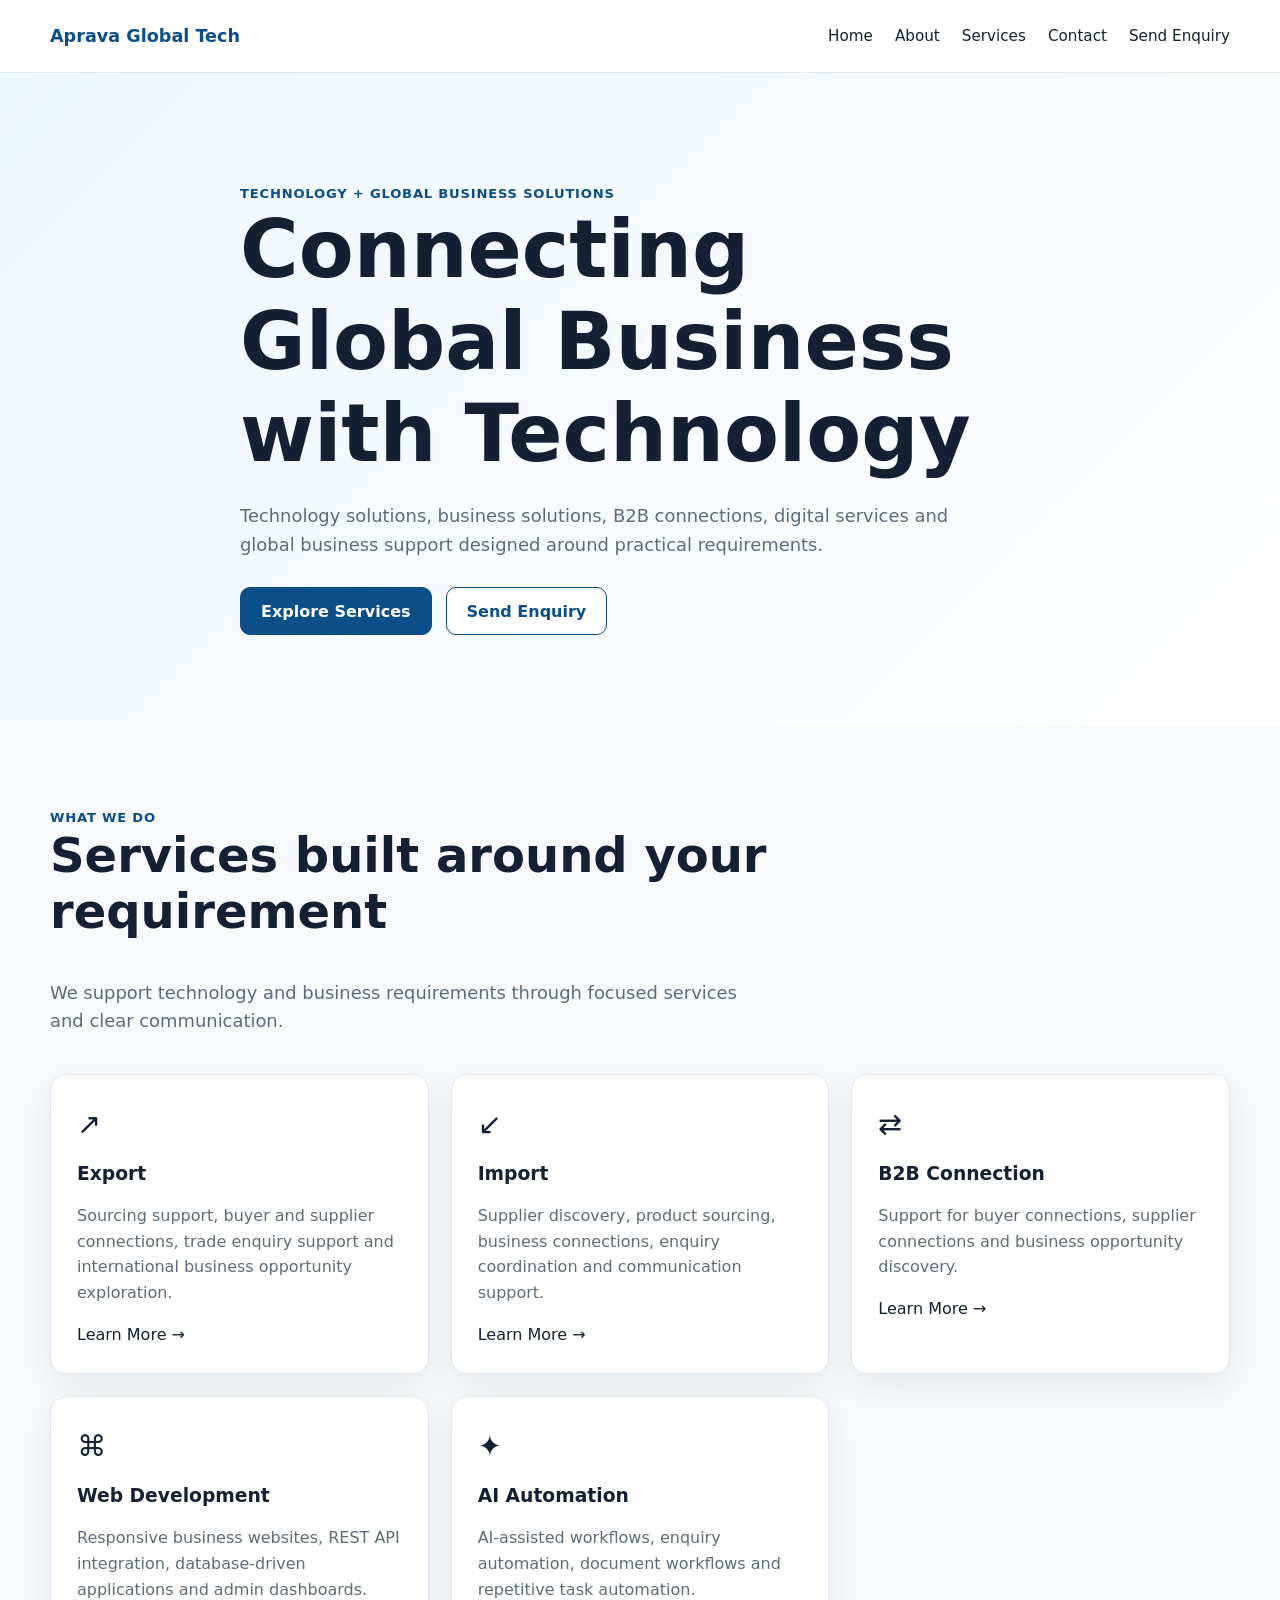
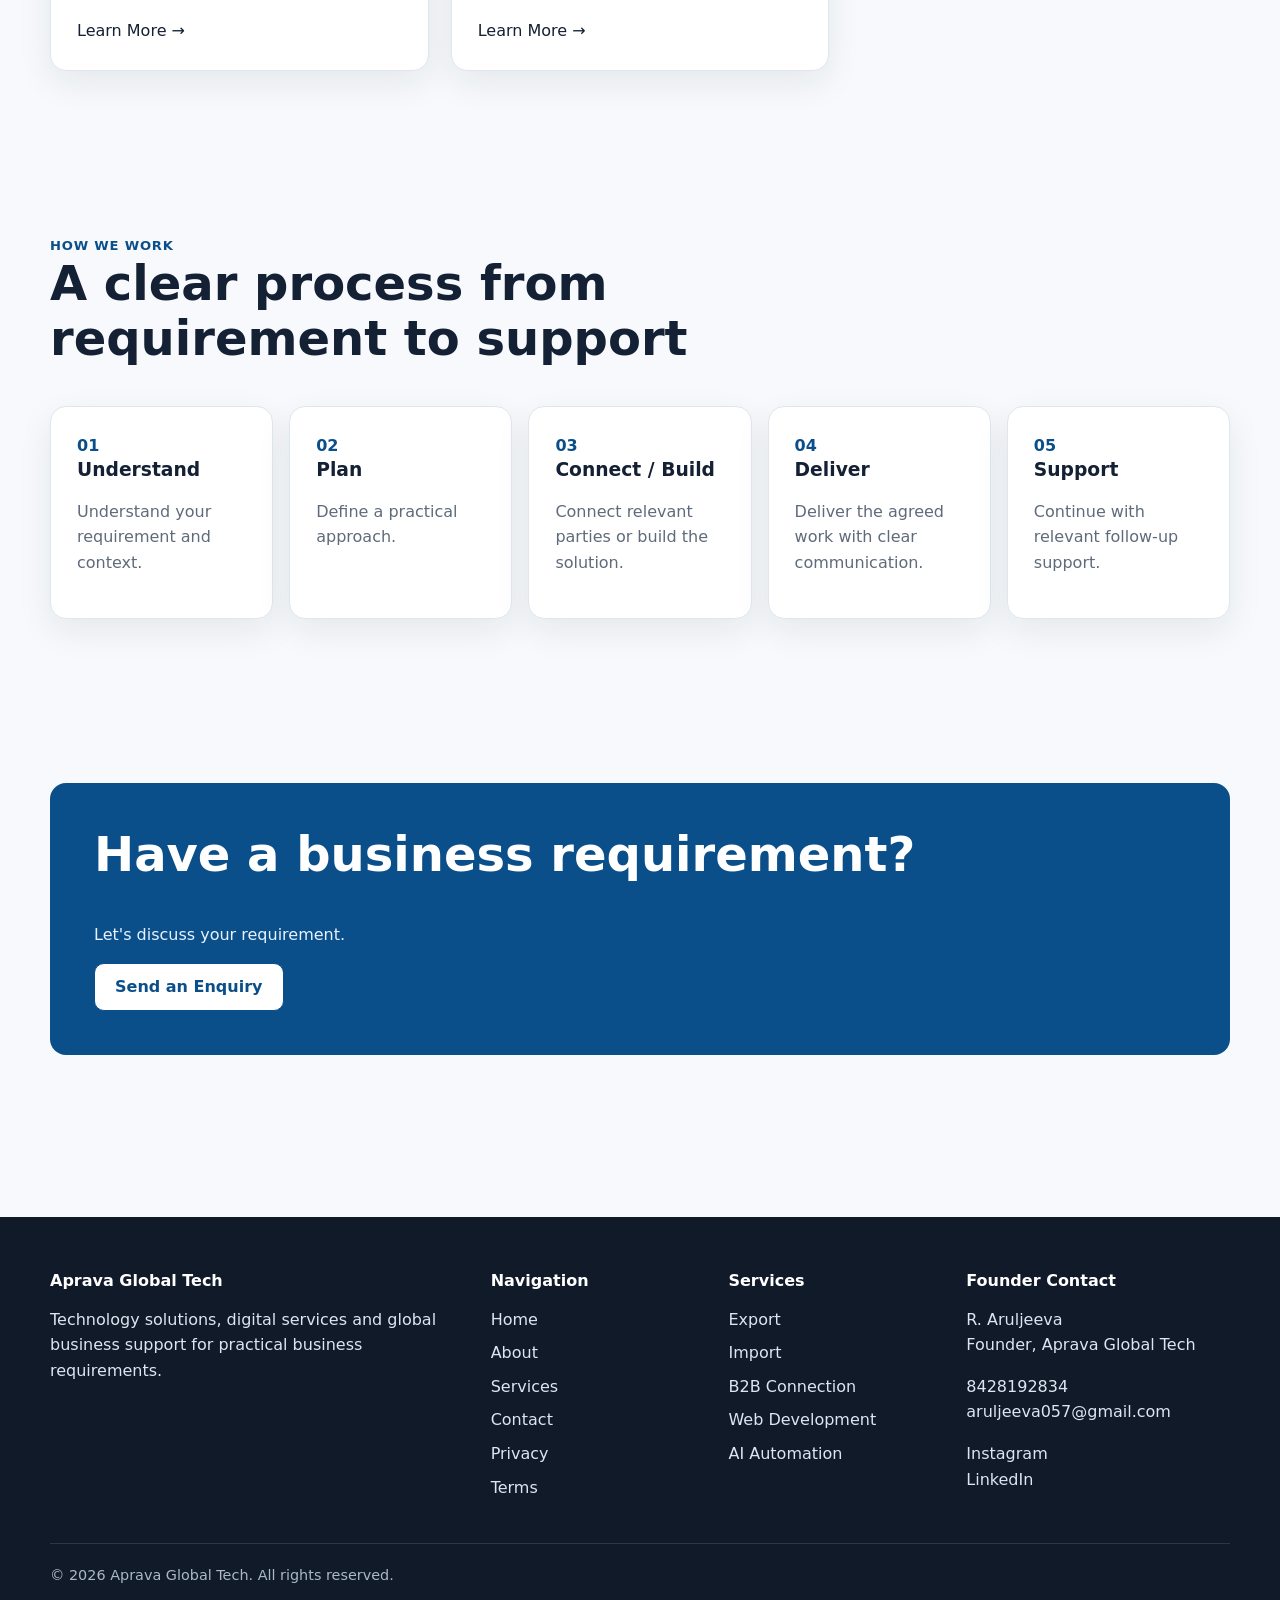
<file: frontend/index.html>
<!DOCTYPE html>
<html lang="en">
<head>
  <meta charset="UTF-8">
  <meta name="viewport" content="width=device-width, initial-scale=1.0">
  <title>Aprava Global Tech | Connecting Global Business with Technology</title>
  <meta name="description" content="Aprava Global Tech provides technology solutions, digital services and global business support.">
  <link rel="stylesheet" href="css/style.css">
  <link rel="stylesheet" href="css/responsive.css">
</head>
<body>

<header class="site-header">
  <div class="container navbar">
    <a class="brand" href="index.html">Aprava Global Tech</a>
    <button class="menu-button" aria-label="Open navigation" aria-expanded="false">☰</button>
    <nav class="nav-links" aria-label="Main navigation">
      <a href="index.html">Home</a>
      <a href="about.html">About</a>
      <a href="services.html">Services</a>
      <a href="contact.html">Contact</a>
      <a href="enquiry.html">Send Enquiry</a>
    </nav>
  </div>
</header>

<main>

<section class="hero">
  <div class="container hero-content">
    <div class="eyebrow">Technology + Global Business Solutions</div>
    <h1>Connecting Global Business with Technology</h1>
    <p class="lead">Technology solutions, business solutions, B2B connections, digital services and global business support designed around practical requirements.</p>
    <div class="actions">
      <a class="button primary" href="services.html">Explore Services</a>
      <a class="button secondary" href="enquiry.html">Send Enquiry</a>
    </div>
  </div>
</section>

<section class="section">
  <div class="container">
    <div class="section-heading">
      <div class="eyebrow">What we do</div>
      <h2>Services built around your requirement</h2>
      <p class="lead">We support technology and business requirements through focused services and clear communication.</p>
    </div>
    <div class="grid">
      <article class="card"><div class="icon">↗</div><h3>Export</h3><p>Sourcing support, buyer and supplier connections, trade enquiry support and international business opportunity exploration.</p><a href="export.html">Learn More →</a></article>
      <article class="card"><div class="icon">↙</div><h3>Import</h3><p>Supplier discovery, product sourcing, business connections, enquiry coordination and communication support.</p><a href="import.html">Learn More →</a></article>
      <article class="card"><div class="icon">⇄</div><h3>B2B Connection</h3><p>Support for buyer connections, supplier connections and business opportunity discovery.</p><a href="b2b-connection.html">Learn More →</a></article>
      <article class="card"><div class="icon">⌘</div><h3>Web Development</h3><p>Responsive business websites, REST API integration, database-driven applications and admin dashboards.</p><a href="web-development.html">Learn More →</a></article>
      <article class="card"><div class="icon">✦</div><h3>AI Automation</h3><p>AI-assisted workflows, enquiry automation, document workflows and repetitive task automation.</p><a href="ai-automation.html">Learn More →</a></article>
    </div>
  </div>
</section>

<section class="section">
  <div class="container">
    <div class="section-heading">
      <div class="eyebrow">How we work</div>
      <h2>A clear process from requirement to support</h2>
    </div>
    <div class="steps">
      <article class="card"><div class="step-number">01</div><h3>Understand</h3><p>Understand your requirement and context.</p></article>
      <article class="card"><div class="step-number">02</div><h3>Plan</h3><p>Define a practical approach.</p></article>
      <article class="card"><div class="step-number">03</div><h3>Connect / Build</h3><p>Connect relevant parties or build the solution.</p></article>
      <article class="card"><div class="step-number">04</div><h3>Deliver</h3><p>Deliver the agreed work with clear communication.</p></article>
      <article class="card"><div class="step-number">05</div><h3>Support</h3><p>Continue with relevant follow-up support.</p></article>
    </div>
  </div>
</section>

<section class="section">
  <div class="container">
    <div class="cta">
      <h2>Have a business requirement?</h2>
      <p>Let's discuss your requirement.</p>
      <a class="button secondary" href="enquiry.html">Send an Enquiry</a>
    </div>
  </div>
</section>

</main>

<footer class="site-footer">
  <div class="container footer-grid">
    <div>
      <h3>Aprava Global Tech</h3>
      <p>Technology solutions, digital services and global business support for practical business requirements.</p>
    </div>
    <div>
      <h3>Navigation</h3>
      <ul>
        <li><a href="index.html">Home</a></li>
        <li><a href="about.html">About</a></li>
        <li><a href="services.html">Services</a></li>
        <li><a href="contact.html">Contact</a></li>
        <li><a href="privacy.html">Privacy</a></li>
        <li><a href="terms.html">Terms</a></li>
      </ul>
    </div>
    <div>
      <h3>Services</h3>
      <ul>
        <li><a href="export.html">Export</a></li>
        <li><a href="import.html">Import</a></li>
        <li><a href="b2b-connection.html">B2B Connection</a></li>
        <li><a href="web-development.html">Web Development</a></li>
        <li><a href="ai-automation.html">AI Automation</a></li>
      </ul>
    </div>
    <div>
      <h3>Founder Contact</h3>
      <p>R. Aruljeeva<br>Founder, Aprava Global Tech</p>
      <p><a href="tel:+918428192834">8428192834</a><br>
      <a href="mailto:aruljeeva057@gmail.com">aruljeeva057@gmail.com</a></p>
      <p><a href="https://www.instagram.com/arul_otzz/" target="_blank" rel="noopener">Instagram</a><br>
      <a href="https://www.linkedin.com/feed/foryou/" target="_blank" rel="noopener">LinkedIn</a></p>
    </div>
  </div>
  <div class="container copyright">
    © <span data-year></span> Aprava Global Tech. All rights reserved.
  </div>
</footer>

<script src="js/main.js"></script>

</body>
</html>
</file>
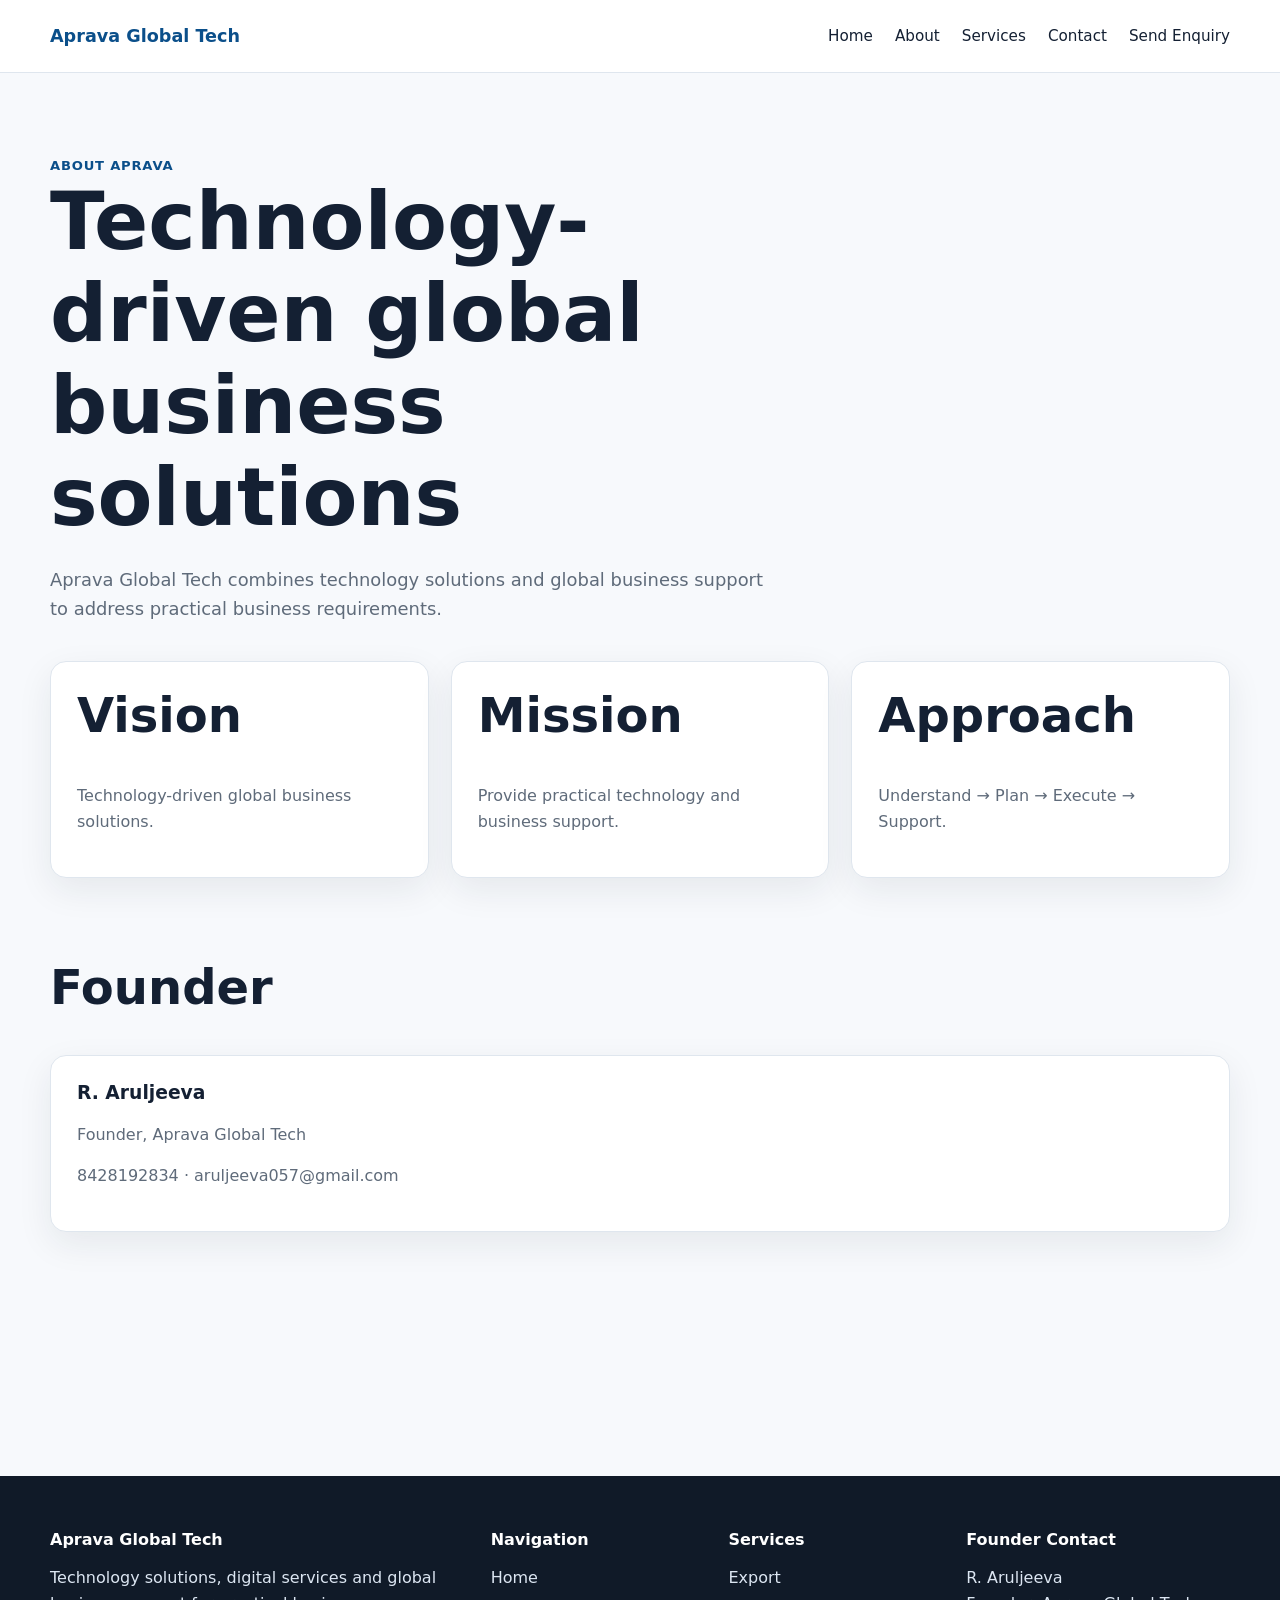
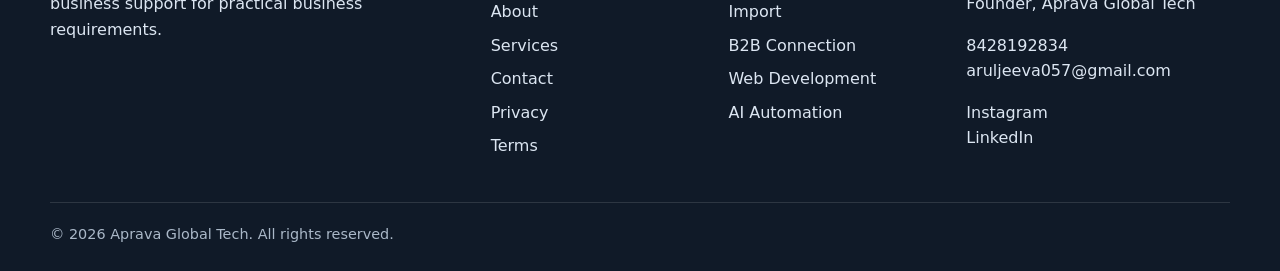
<file: frontend/about.html>
<!DOCTYPE html>
<html lang="en">
<head>
  <meta charset="UTF-8">
  <meta name="viewport" content="width=device-width, initial-scale=1.0">
  <title>About | Aprava Global Tech</title>
  <meta name="description" content="Learn about Aprava Global Tech, its vision, mission and approach.">
  <link rel="stylesheet" href="css/style.css">
  <link rel="stylesheet" href="css/responsive.css">
</head>
<body>

<header class="site-header">
  <div class="container navbar">
    <a class="brand" href="index.html">Aprava Global Tech</a>
    <button class="menu-button" aria-label="Open navigation" aria-expanded="false">☰</button>
    <nav class="nav-links" aria-label="Main navigation">
      <a href="index.html">Home</a>
      <a href="about.html">About</a>
      <a href="services.html">Services</a>
      <a href="contact.html">Contact</a>
      <a href="enquiry.html">Send Enquiry</a>
    </nav>
  </div>
</header>

<main>

<section class="section">
  <div class="container">
    <div class="section-heading">
      <div class="eyebrow">About Aprava</div>
      <h1>Technology-driven global business solutions</h1>
      <p class="lead">Aprava Global Tech combines technology solutions and global business support to address practical business requirements.</p>
    </div>
    <div class="grid">
      <article class="card"><h2>Vision</h2><p>Technology-driven global business solutions.</p></article>
      <article class="card"><h2>Mission</h2><p>Provide practical technology and business support.</p></article>
      <article class="card"><h2>Approach</h2><p>Understand → Plan → Execute → Support.</p></article>
    </div>
    <div class="section">
      <h2>Founder</h2>
      <div class="card">
        <h3>R. Aruljeeva</h3>
        <p>Founder, Aprava Global Tech</p>
        <p><a href="tel:+918428192834">8428192834</a> · <a href="mailto:aruljeeva057@gmail.com">aruljeeva057@gmail.com</a></p>
      </div>
    </div>
  </div>
</section>

</main>

<footer class="site-footer">
  <div class="container footer-grid">
    <div>
      <h3>Aprava Global Tech</h3>
      <p>Technology solutions, digital services and global business support for practical business requirements.</p>
    </div>
    <div>
      <h3>Navigation</h3>
      <ul>
        <li><a href="index.html">Home</a></li>
        <li><a href="about.html">About</a></li>
        <li><a href="services.html">Services</a></li>
        <li><a href="contact.html">Contact</a></li>
        <li><a href="privacy.html">Privacy</a></li>
        <li><a href="terms.html">Terms</a></li>
      </ul>
    </div>
    <div>
      <h3>Services</h3>
      <ul>
        <li><a href="export.html">Export</a></li>
        <li><a href="import.html">Import</a></li>
        <li><a href="b2b-connection.html">B2B Connection</a></li>
        <li><a href="web-development.html">Web Development</a></li>
        <li><a href="ai-automation.html">AI Automation</a></li>
      </ul>
    </div>
    <div>
      <h3>Founder Contact</h3>
      <p>R. Aruljeeva<br>Founder, Aprava Global Tech</p>
      <p><a href="tel:+918428192834">8428192834</a><br>
      <a href="mailto:aruljeeva057@gmail.com">aruljeeva057@gmail.com</a></p>
      <p><a href="https://www.instagram.com/arul_otzz/" target="_blank" rel="noopener">Instagram</a><br>
      <a href="https://www.linkedin.com/feed/foryou/" target="_blank" rel="noopener">LinkedIn</a></p>
    </div>
  </div>
  <div class="container copyright">
    © <span data-year></span> Aprava Global Tech. All rights reserved.
  </div>
</footer>

<script src="js/main.js"></script>

</body>
</html>
</file>
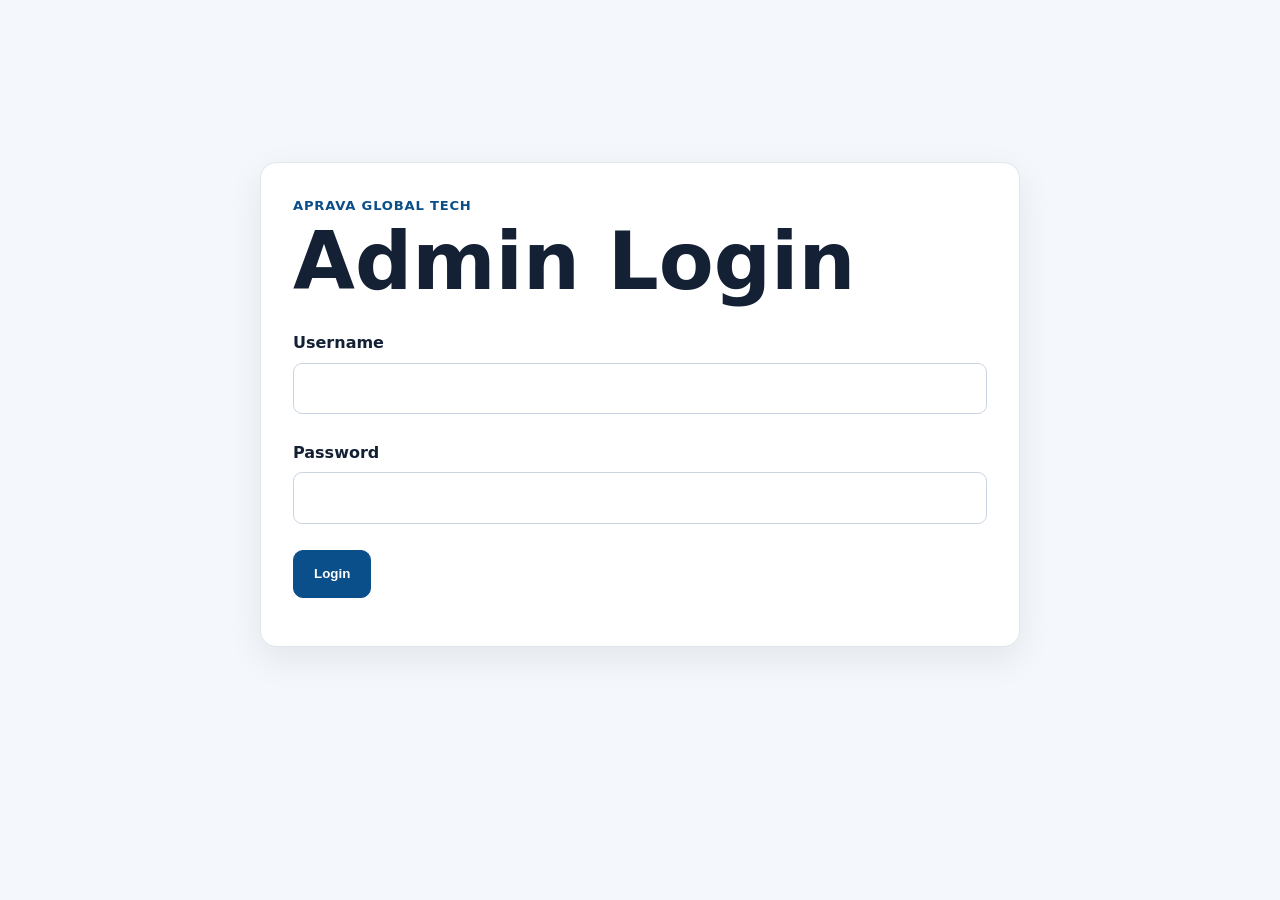
<file: frontend/admin-dashboard.html>
<!DOCTYPE html>
<html lang="en">
<head>
  <meta charset="UTF-8">
  <meta name="viewport" content="width=device-width, initial-scale=1.0">
  <title>Admin Dashboard | Aprava Global Tech</title>
  <link rel="stylesheet" href="css/style.css">
  <link rel="stylesheet" href="css/admin.css">
</head>
<body class="admin-body">
<header class="admin-header">
  <div class="container admin-header-inner">
    <strong>Aprava Global Tech — Admin</strong>
    <button id="logout-button" class="button">Logout</button>
  </div>
</header>

<main class="section">
  <div class="container">
    <div class="section-heading">
      <div class="eyebrow">Dashboard</div>
      <h1>Enquiries</h1>
    </div>

    <div class="stats">
      <div class="stat-card"><span>Total</span><strong id="total-count">0</strong></div>
      <div class="stat-card"><span>New</span><strong id="new-count">0</strong></div>
      <div class="stat-card"><span>Contacted</span><strong id="contacted-count">0</strong></div>
      <div class="stat-card"><span>In Progress</span><strong id="progress-count">0</strong></div>
      <div class="stat-card"><span>Completed</span><strong id="completed-count">0</strong></div>
    </div>

    <div class="table-wrap">
      <table>
        <thead>
          <tr>
            <th>ID</th><th>Name</th><th>Company</th><th>Email</th><th>Phone</th>
            <th>Service</th><th>Status</th><th>Created</th><th>Actions</th>
          </tr>
        </thead>
        <tbody id="enquiries-body"></tbody>
      </table>
    </div>
  </div>
</main>

<script src="js/main.js"></script>
<script src="js/auth.js"></script>
<script src="js/admin.js"></script>
</body>
</html>
</file>
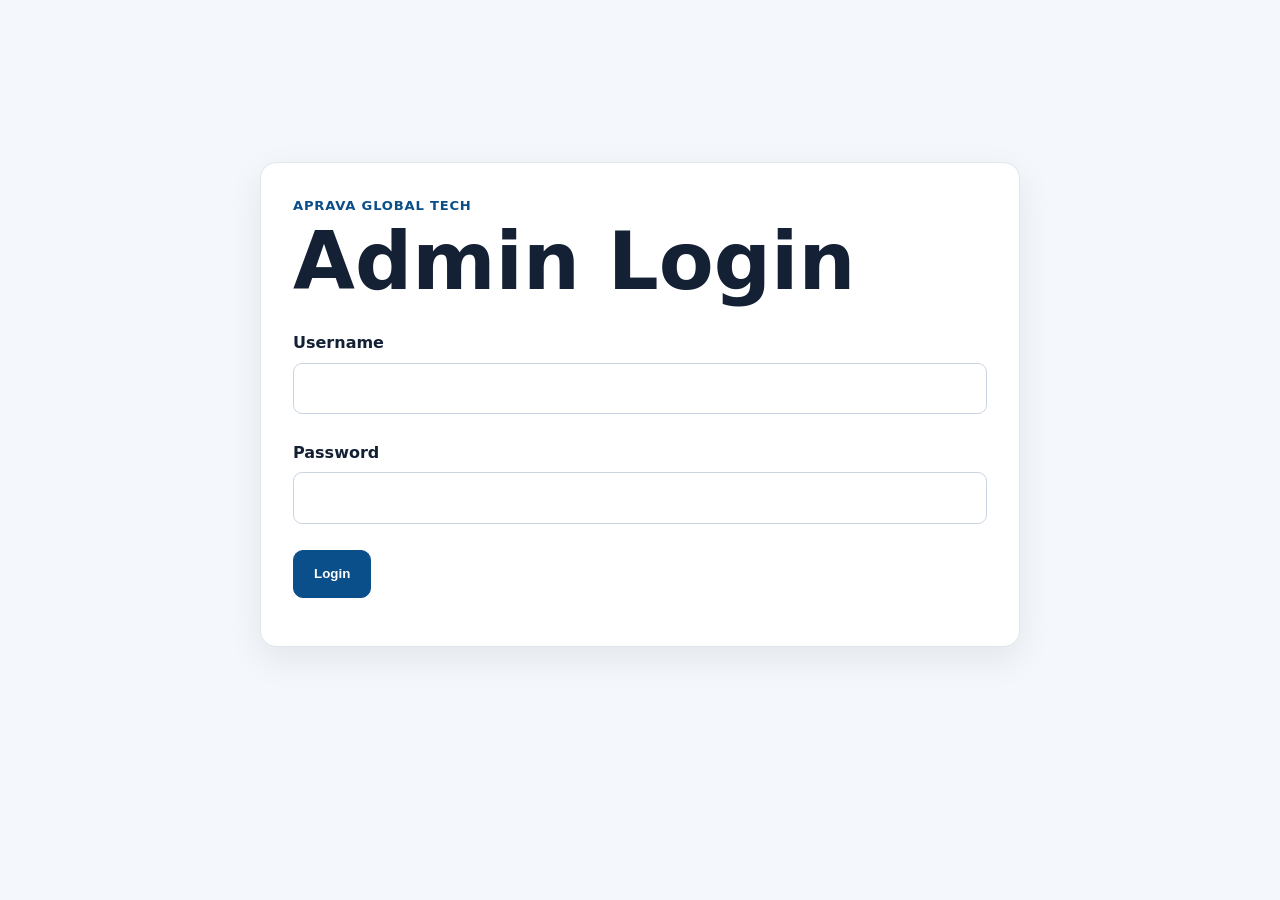
<file: frontend/admin-login.html>
<!DOCTYPE html>
<html lang="en">
<head>
  <meta charset="UTF-8">
  <meta name="viewport" content="width=device-width, initial-scale=1.0">
  <title>Admin Login | Aprava Global Tech</title>
  <link rel="stylesheet" href="css/style.css">
  <link rel="stylesheet" href="css/admin.css">
</head>
<body class="admin-body">
<main class="section">
  <div class="container">
    <div class="form-card" style="margin: 80px auto;">
      <div class="eyebrow">Aprava Global Tech</div>
      <h1>Admin Login</h1>
      <form id="admin-login-form">
        <div class="field">
          <label for="username">Username</label>
          <input id="username" name="username" required maxlength="100">
        </div>
        <br>
        <div class="field">
          <label for="password">Password</label>
          <input id="password" name="password" type="password" required maxlength="200">
        </div>
        <br>
        <button class="button primary" type="submit">Login</button>
        <div id="login-message" class="form-message" role="alert"></div>
      </form>
    </div>
  </div>
</main>
<script src="js/main.js"></script>
<script src="js/auth.js"></script>
</body>
</html>
</file>
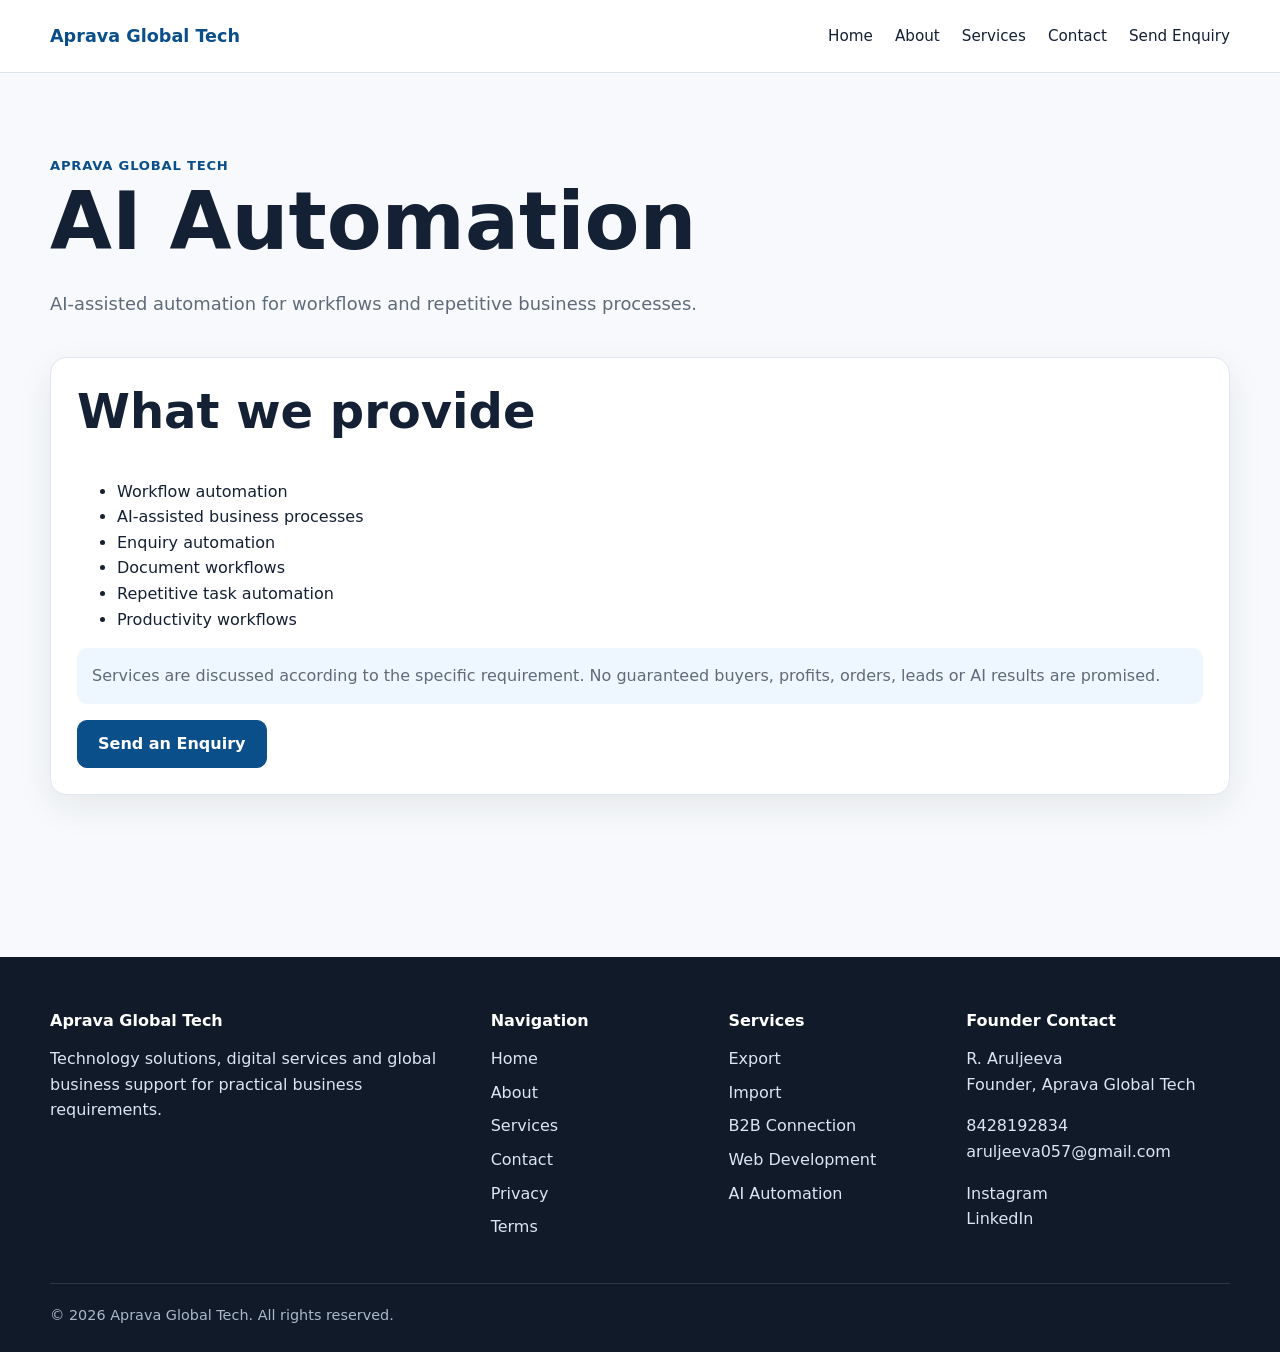
<file: frontend/ai-automation.html>
<!DOCTYPE html>
<html lang="en">
<head>
  <meta charset="UTF-8">
  <meta name="viewport" content="width=device-width, initial-scale=1.0">
  <title>AI Automation | Aprava Global Tech</title>
  <meta name="description" content="AI-assisted automation for workflows and repetitive business processes.">
  <link rel="stylesheet" href="css/style.css">
  <link rel="stylesheet" href="css/responsive.css">
</head>
<body>

<header class="site-header">
  <div class="container navbar">
    <a class="brand" href="index.html">Aprava Global Tech</a>
    <button class="menu-button" aria-label="Open navigation" aria-expanded="false">☰</button>
    <nav class="nav-links" aria-label="Main navigation">
      <a href="index.html">Home</a>
      <a href="about.html">About</a>
      <a href="services.html">Services</a>
      <a href="contact.html">Contact</a>
      <a href="enquiry.html">Send Enquiry</a>
    </nav>
  </div>
</header>

<main>

<section class="section">
  <div class="container">
    <div class="section-heading">
      <div class="eyebrow">Aprava Global Tech</div>
      <h1>AI Automation</h1>
      <p class="lead">AI-assisted automation for workflows and repetitive business processes.</p>
    </div>
    <div class="card">
      <h2>What we provide</h2>
      <ul>
        <li>Workflow automation</li><li>AI-assisted business processes</li><li>Enquiry automation</li><li>Document workflows</li><li>Repetitive task automation</li><li>Productivity workflows</li>
      </ul>
      <p class="notice">Services are discussed according to the specific requirement. No guaranteed buyers, profits, orders, leads or AI results are promised.</p>
      <a class="button primary" href="enquiry.html">Send an Enquiry</a>
    </div>
  </div>
</section>

</main>

<footer class="site-footer">
  <div class="container footer-grid">
    <div>
      <h3>Aprava Global Tech</h3>
      <p>Technology solutions, digital services and global business support for practical business requirements.</p>
    </div>
    <div>
      <h3>Navigation</h3>
      <ul>
        <li><a href="index.html">Home</a></li>
        <li><a href="about.html">About</a></li>
        <li><a href="services.html">Services</a></li>
        <li><a href="contact.html">Contact</a></li>
        <li><a href="privacy.html">Privacy</a></li>
        <li><a href="terms.html">Terms</a></li>
      </ul>
    </div>
    <div>
      <h3>Services</h3>
      <ul>
        <li><a href="export.html">Export</a></li>
        <li><a href="import.html">Import</a></li>
        <li><a href="b2b-connection.html">B2B Connection</a></li>
        <li><a href="web-development.html">Web Development</a></li>
        <li><a href="ai-automation.html">AI Automation</a></li>
      </ul>
    </div>
    <div>
      <h3>Founder Contact</h3>
      <p>R. Aruljeeva<br>Founder, Aprava Global Tech</p>
      <p><a href="tel:+918428192834">8428192834</a><br>
      <a href="mailto:aruljeeva057@gmail.com">aruljeeva057@gmail.com</a></p>
      <p><a href="https://www.instagram.com/arul_otzz/" target="_blank" rel="noopener">Instagram</a><br>
      <a href="https://www.linkedin.com/feed/foryou/" target="_blank" rel="noopener">LinkedIn</a></p>
    </div>
  </div>
  <div class="container copyright">
    © <span data-year></span> Aprava Global Tech. All rights reserved.
  </div>
</footer>

<script src="js/main.js"></script>

</body>
</html>
</file>
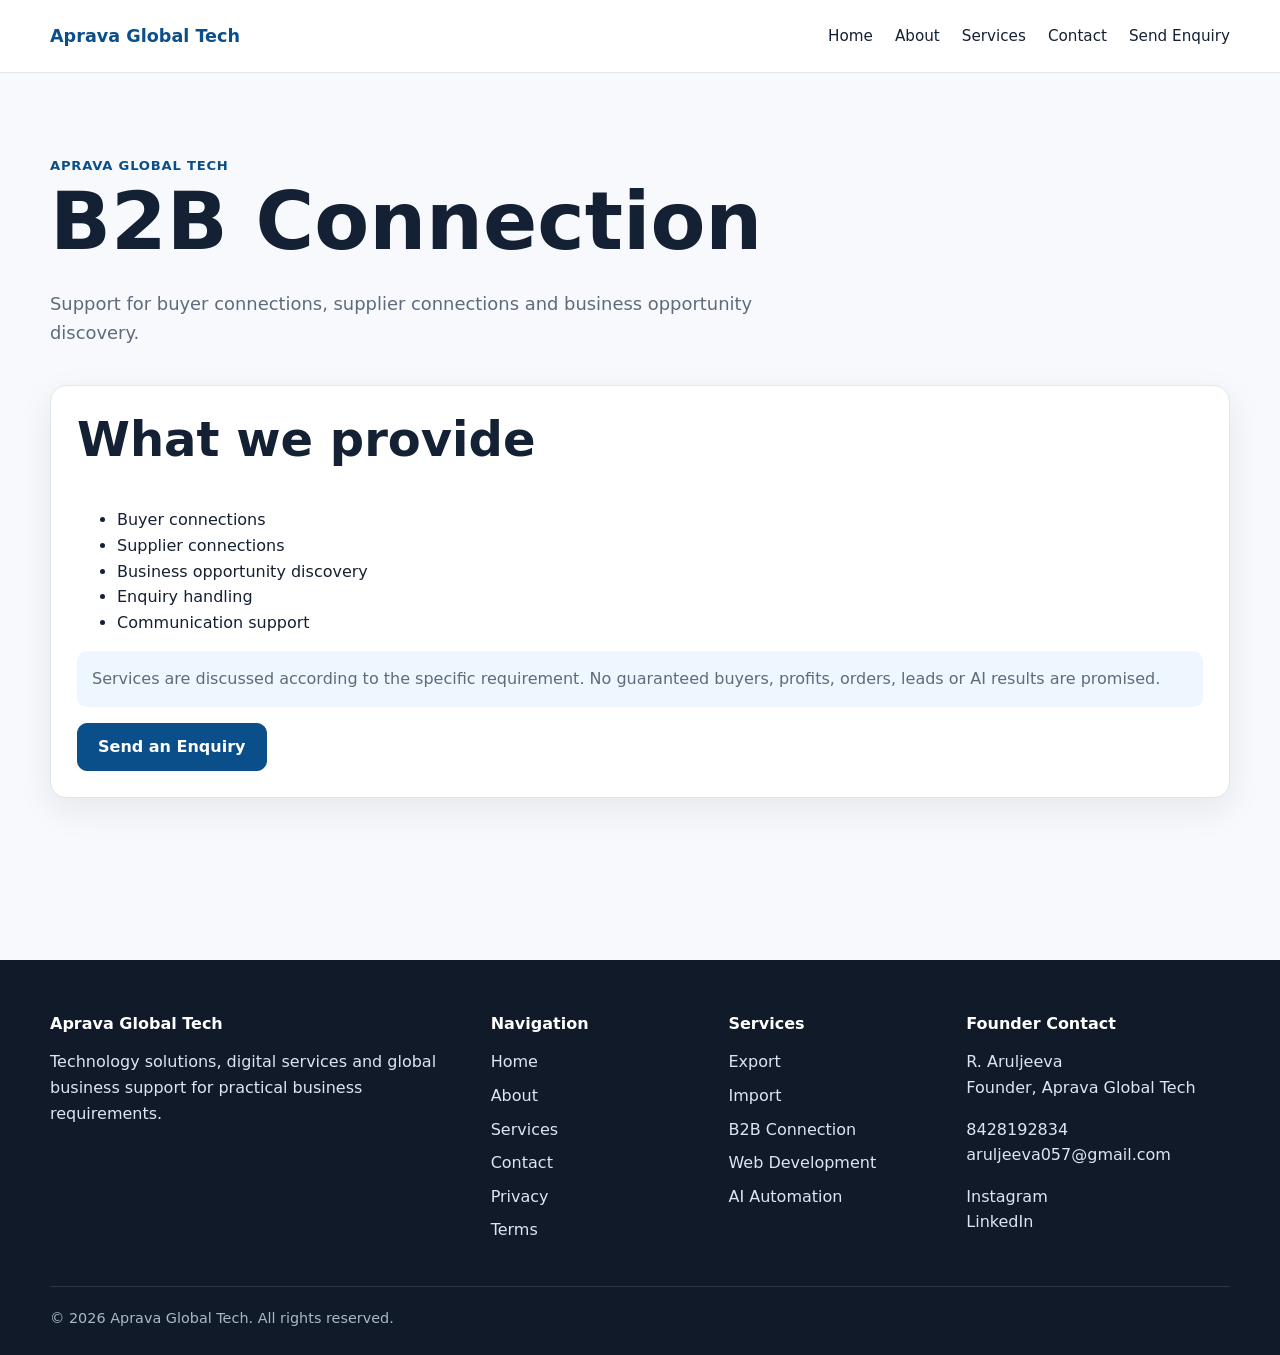
<file: frontend/b2b-connection.html>
<!DOCTYPE html>
<html lang="en">
<head>
  <meta charset="UTF-8">
  <meta name="viewport" content="width=device-width, initial-scale=1.0">
  <title>B2B Connection | Aprava Global Tech</title>
  <meta name="description" content="Support for buyer connections, supplier connections and business opportunity discovery.">
  <link rel="stylesheet" href="css/style.css">
  <link rel="stylesheet" href="css/responsive.css">
</head>
<body>

<header class="site-header">
  <div class="container navbar">
    <a class="brand" href="index.html">Aprava Global Tech</a>
    <button class="menu-button" aria-label="Open navigation" aria-expanded="false">☰</button>
    <nav class="nav-links" aria-label="Main navigation">
      <a href="index.html">Home</a>
      <a href="about.html">About</a>
      <a href="services.html">Services</a>
      <a href="contact.html">Contact</a>
      <a href="enquiry.html">Send Enquiry</a>
    </nav>
  </div>
</header>

<main>

<section class="section">
  <div class="container">
    <div class="section-heading">
      <div class="eyebrow">Aprava Global Tech</div>
      <h1>B2B Connection</h1>
      <p class="lead">Support for buyer connections, supplier connections and business opportunity discovery.</p>
    </div>
    <div class="card">
      <h2>What we provide</h2>
      <ul>
        <li>Buyer connections</li><li>Supplier connections</li><li>Business opportunity discovery</li><li>Enquiry handling</li><li>Communication support</li>
      </ul>
      <p class="notice">Services are discussed according to the specific requirement. No guaranteed buyers, profits, orders, leads or AI results are promised.</p>
      <a class="button primary" href="enquiry.html">Send an Enquiry</a>
    </div>
  </div>
</section>

</main>

<footer class="site-footer">
  <div class="container footer-grid">
    <div>
      <h3>Aprava Global Tech</h3>
      <p>Technology solutions, digital services and global business support for practical business requirements.</p>
    </div>
    <div>
      <h3>Navigation</h3>
      <ul>
        <li><a href="index.html">Home</a></li>
        <li><a href="about.html">About</a></li>
        <li><a href="services.html">Services</a></li>
        <li><a href="contact.html">Contact</a></li>
        <li><a href="privacy.html">Privacy</a></li>
        <li><a href="terms.html">Terms</a></li>
      </ul>
    </div>
    <div>
      <h3>Services</h3>
      <ul>
        <li><a href="export.html">Export</a></li>
        <li><a href="import.html">Import</a></li>
        <li><a href="b2b-connection.html">B2B Connection</a></li>
        <li><a href="web-development.html">Web Development</a></li>
        <li><a href="ai-automation.html">AI Automation</a></li>
      </ul>
    </div>
    <div>
      <h3>Founder Contact</h3>
      <p>R. Aruljeeva<br>Founder, Aprava Global Tech</p>
      <p><a href="tel:+918428192834">8428192834</a><br>
      <a href="mailto:aruljeeva057@gmail.com">aruljeeva057@gmail.com</a></p>
      <p><a href="https://www.instagram.com/arul_otzz/" target="_blank" rel="noopener">Instagram</a><br>
      <a href="https://www.linkedin.com/feed/foryou/" target="_blank" rel="noopener">LinkedIn</a></p>
    </div>
  </div>
  <div class="container copyright">
    © <span data-year></span> Aprava Global Tech. All rights reserved.
  </div>
</footer>

<script src="js/main.js"></script>

</body>
</html>
</file>
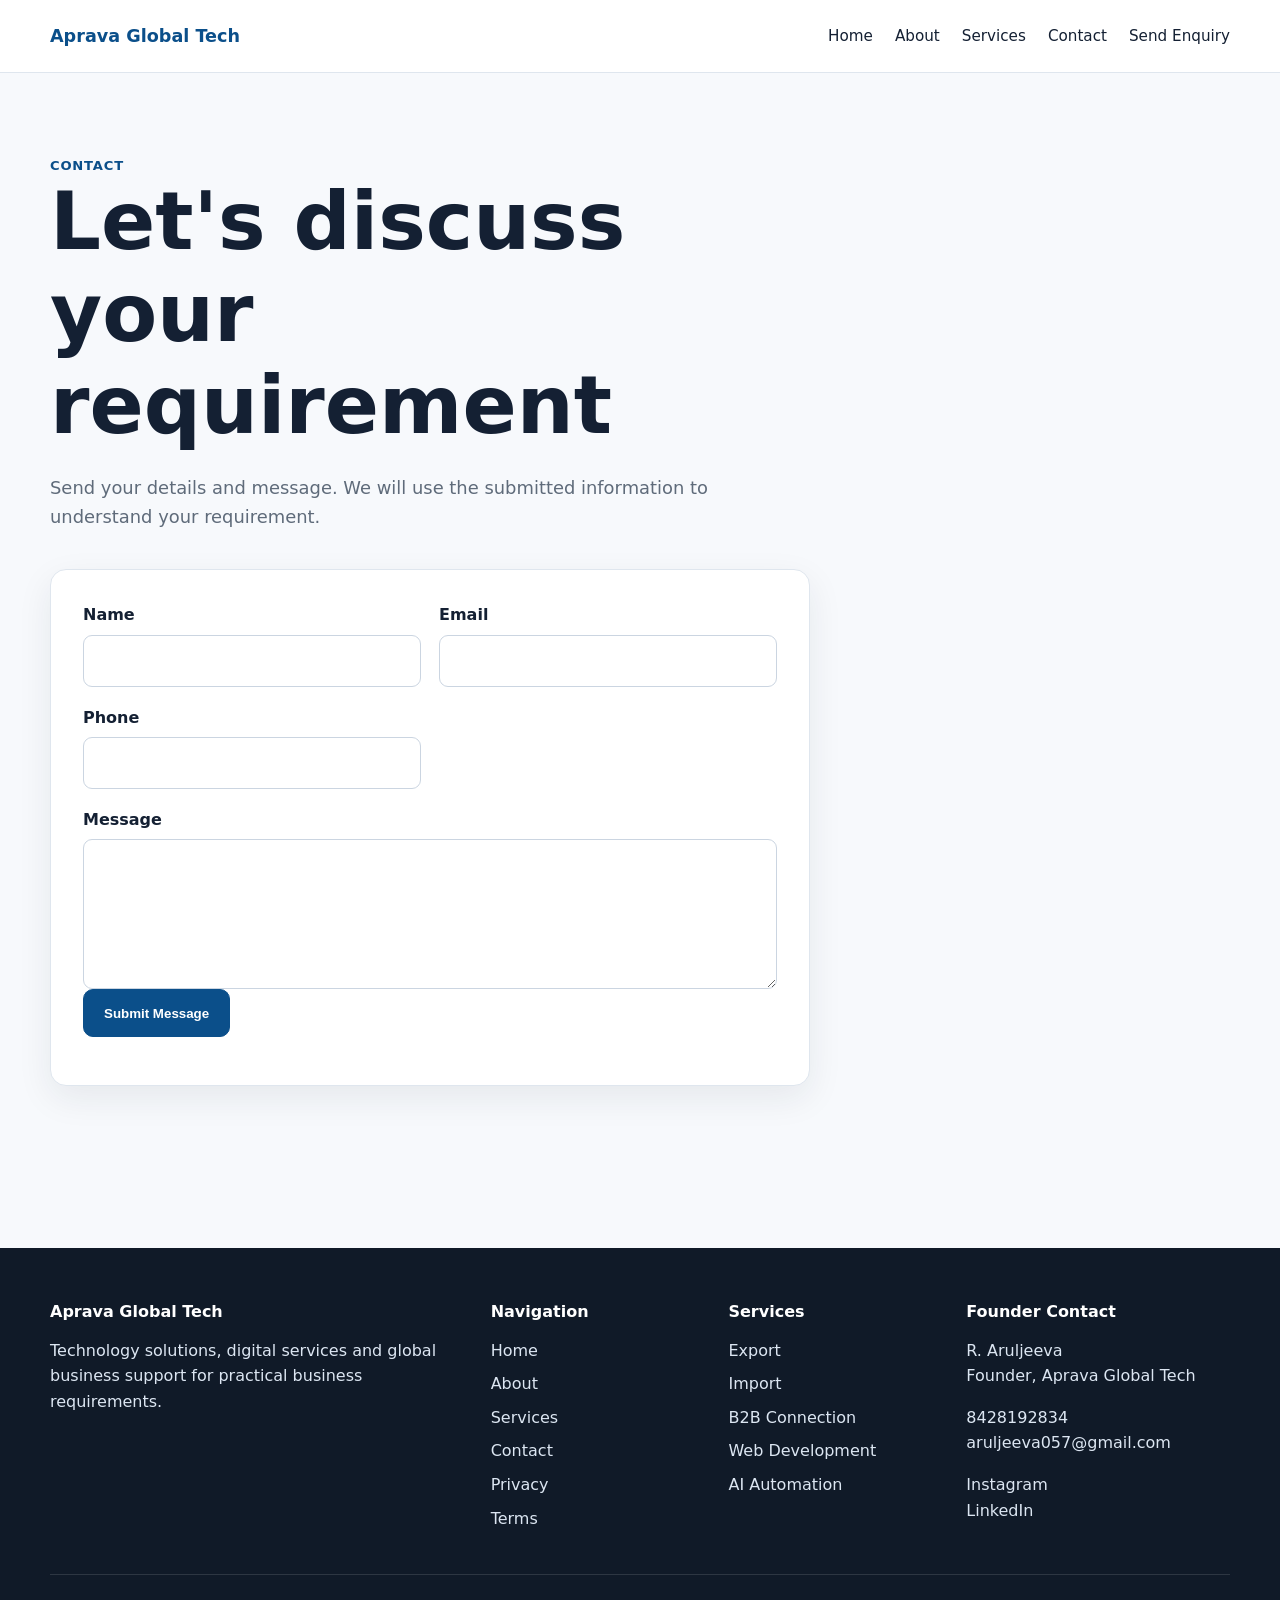
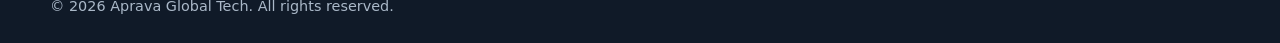
<file: frontend/contact.html>
<!DOCTYPE html>
<html lang="en">
<head>
  <meta charset="UTF-8">
  <meta name="viewport" content="width=device-width, initial-scale=1.0">
  <title>Contact | Aprava Global Tech</title>
  <meta name="description" content="Contact Aprava Global Tech for technology and global business requirements.">
  <link rel="stylesheet" href="css/style.css">
  <link rel="stylesheet" href="css/responsive.css">
</head>
<body>

<header class="site-header">
  <div class="container navbar">
    <a class="brand" href="index.html">Aprava Global Tech</a>
    <button class="menu-button" aria-label="Open navigation" aria-expanded="false">☰</button>
    <nav class="nav-links" aria-label="Main navigation">
      <a href="index.html">Home</a>
      <a href="about.html">About</a>
      <a href="services.html">Services</a>
      <a href="contact.html">Contact</a>
      <a href="enquiry.html">Send Enquiry</a>
    </nav>
  </div>
</header>

<main>

<section class="section">
  <div class="container">
    <div class="section-heading">
      <div class="eyebrow">Contact</div>
      <h1>Let's discuss your requirement</h1>
      <p class="lead">Send your details and message. We will use the submitted information to understand your requirement.</p>
    </div>
    <div class="form-card">
      <form id="contact-form" novalidate>
        <div class="form-grid">
          <div class="field"><label for="name">Name</label><input id="name" name="name" required maxlength="120"></div>
          <div class="field"><label for="email">Email</label><input id="email" name="email" type="email" required maxlength="254"></div>
          <div class="field"><label for="phone">Phone</label><input id="phone" name="phone" required maxlength="30"></div>
          <div class="field full"><label for="message">Message</label><textarea id="message" name="message" required maxlength="5000"></textarea></div>
        </div>
        <button class="button primary" type="submit">Submit Message</button>
        <div id="contact-message" class="form-message" role="status"></div>
      </form>
    </div>
  </div>
</section>

</main>

<footer class="site-footer">
  <div class="container footer-grid">
    <div>
      <h3>Aprava Global Tech</h3>
      <p>Technology solutions, digital services and global business support for practical business requirements.</p>
    </div>
    <div>
      <h3>Navigation</h3>
      <ul>
        <li><a href="index.html">Home</a></li>
        <li><a href="about.html">About</a></li>
        <li><a href="services.html">Services</a></li>
        <li><a href="contact.html">Contact</a></li>
        <li><a href="privacy.html">Privacy</a></li>
        <li><a href="terms.html">Terms</a></li>
      </ul>
    </div>
    <div>
      <h3>Services</h3>
      <ul>
        <li><a href="export.html">Export</a></li>
        <li><a href="import.html">Import</a></li>
        <li><a href="b2b-connection.html">B2B Connection</a></li>
        <li><a href="web-development.html">Web Development</a></li>
        <li><a href="ai-automation.html">AI Automation</a></li>
      </ul>
    </div>
    <div>
      <h3>Founder Contact</h3>
      <p>R. Aruljeeva<br>Founder, Aprava Global Tech</p>
      <p><a href="tel:+918428192834">8428192834</a><br>
      <a href="mailto:aruljeeva057@gmail.com">aruljeeva057@gmail.com</a></p>
      <p><a href="https://www.instagram.com/arul_otzz/" target="_blank" rel="noopener">Instagram</a><br>
      <a href="https://www.linkedin.com/feed/foryou/" target="_blank" rel="noopener">LinkedIn</a></p>
    </div>
  </div>
  <div class="container copyright">
    © <span data-year></span> Aprava Global Tech. All rights reserved.
  </div>
</footer>

<script src="js/main.js"></script>
<script src="js/contact.js"></script>
</body>
</html>
</file>
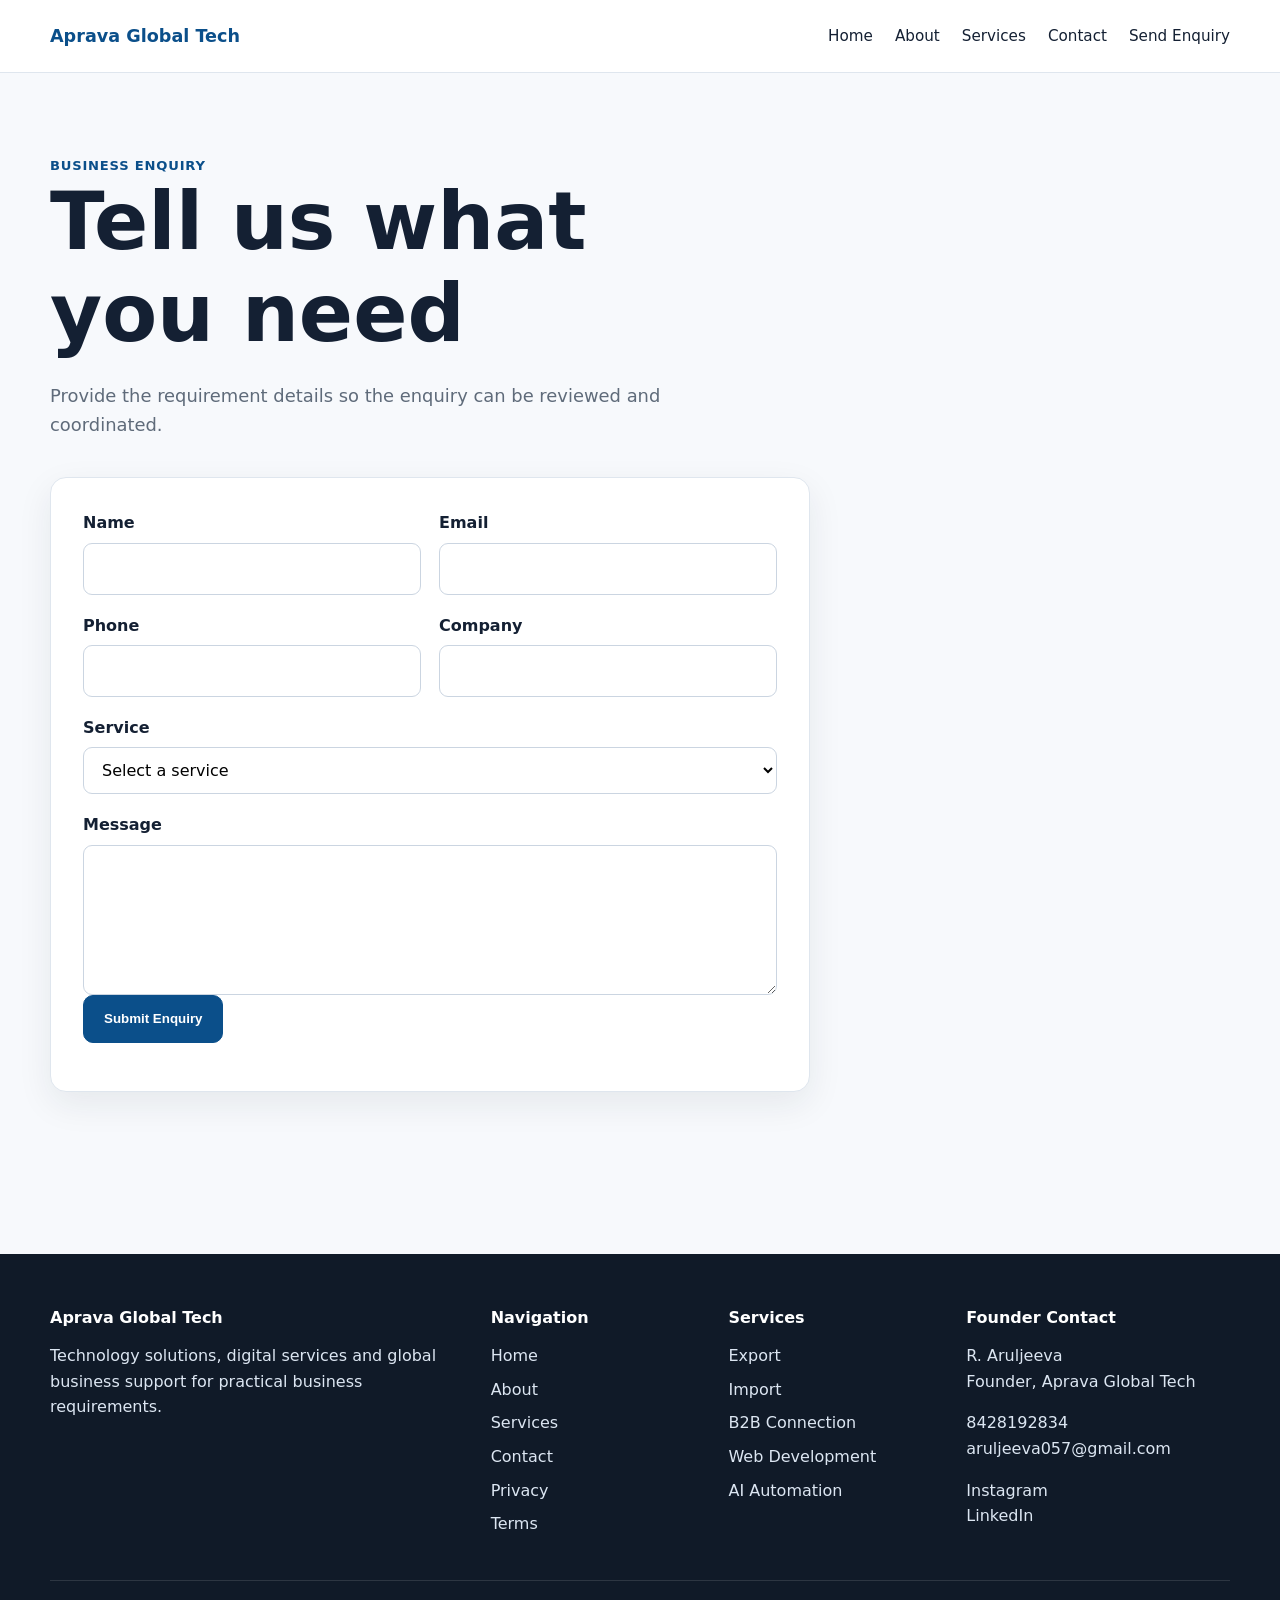
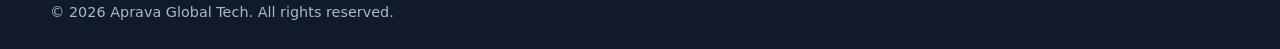
<file: frontend/enquiry.html>
<!DOCTYPE html>
<html lang="en">
<head>
  <meta charset="UTF-8">
  <meta name="viewport" content="width=device-width, initial-scale=1.0">
  <title>Send Enquiry | Aprava Global Tech</title>
  <meta name="description" content="Submit a business enquiry to Aprava Global Tech.">
  <link rel="stylesheet" href="css/style.css">
  <link rel="stylesheet" href="css/responsive.css">
</head>
<body>

<header class="site-header">
  <div class="container navbar">
    <a class="brand" href="index.html">Aprava Global Tech</a>
    <button class="menu-button" aria-label="Open navigation" aria-expanded="false">☰</button>
    <nav class="nav-links" aria-label="Main navigation">
      <a href="index.html">Home</a>
      <a href="about.html">About</a>
      <a href="services.html">Services</a>
      <a href="contact.html">Contact</a>
      <a href="enquiry.html">Send Enquiry</a>
    </nav>
  </div>
</header>

<main>

<section class="section">
  <div class="container">
    <div class="section-heading">
      <div class="eyebrow">Business Enquiry</div>
      <h1>Tell us what you need</h1>
      <p class="lead">Provide the requirement details so the enquiry can be reviewed and coordinated.</p>
    </div>
    <div class="form-card">
      <form id="enquiry-form" novalidate>
        <div class="form-grid">
          <div class="field"><label for="name">Name</label><input id="name" name="name" required maxlength="120"></div>
          <div class="field"><label for="email">Email</label><input id="email" name="email" type="email" required maxlength="254"></div>
          <div class="field"><label for="phone">Phone</label><input id="phone" name="phone" required maxlength="30"></div>
          <div class="field"><label for="company">Company</label><input id="company" name="company" maxlength="160"></div>
          <div class="field full">
            <label for="service">Service</label>
            <select id="service" name="service" required>
              <option value="">Select a service</option>
              <option>Export</option>
              <option>Import</option>
              <option>B2B Connection</option>
              <option>Web Development</option>
              <option>AI Automation</option>
              <option>Other</option>
            </select>
          </div>
          <div class="field full"><label for="message">Message</label><textarea id="message" name="message" required maxlength="5000"></textarea></div>
        </div>
        <button class="button primary" type="submit">Submit Enquiry</button>
        <div id="enquiry-message" class="form-message" role="status"></div>
      </form>
    </div>
  </div>
</section>

</main>

<footer class="site-footer">
  <div class="container footer-grid">
    <div>
      <h3>Aprava Global Tech</h3>
      <p>Technology solutions, digital services and global business support for practical business requirements.</p>
    </div>
    <div>
      <h3>Navigation</h3>
      <ul>
        <li><a href="index.html">Home</a></li>
        <li><a href="about.html">About</a></li>
        <li><a href="services.html">Services</a></li>
        <li><a href="contact.html">Contact</a></li>
        <li><a href="privacy.html">Privacy</a></li>
        <li><a href="terms.html">Terms</a></li>
      </ul>
    </div>
    <div>
      <h3>Services</h3>
      <ul>
        <li><a href="export.html">Export</a></li>
        <li><a href="import.html">Import</a></li>
        <li><a href="b2b-connection.html">B2B Connection</a></li>
        <li><a href="web-development.html">Web Development</a></li>
        <li><a href="ai-automation.html">AI Automation</a></li>
      </ul>
    </div>
    <div>
      <h3>Founder Contact</h3>
      <p>R. Aruljeeva<br>Founder, Aprava Global Tech</p>
      <p><a href="tel:+918428192834">8428192834</a><br>
      <a href="mailto:aruljeeva057@gmail.com">aruljeeva057@gmail.com</a></p>
      <p><a href="https://www.instagram.com/arul_otzz/" target="_blank" rel="noopener">Instagram</a><br>
      <a href="https://www.linkedin.com/feed/foryou/" target="_blank" rel="noopener">LinkedIn</a></p>
    </div>
  </div>
  <div class="container copyright">
    © <span data-year></span> Aprava Global Tech. All rights reserved.
  </div>
</footer>

<script src="js/main.js"></script>
<script src="js/enquiry.js"></script>
</body>
</html>
</file>
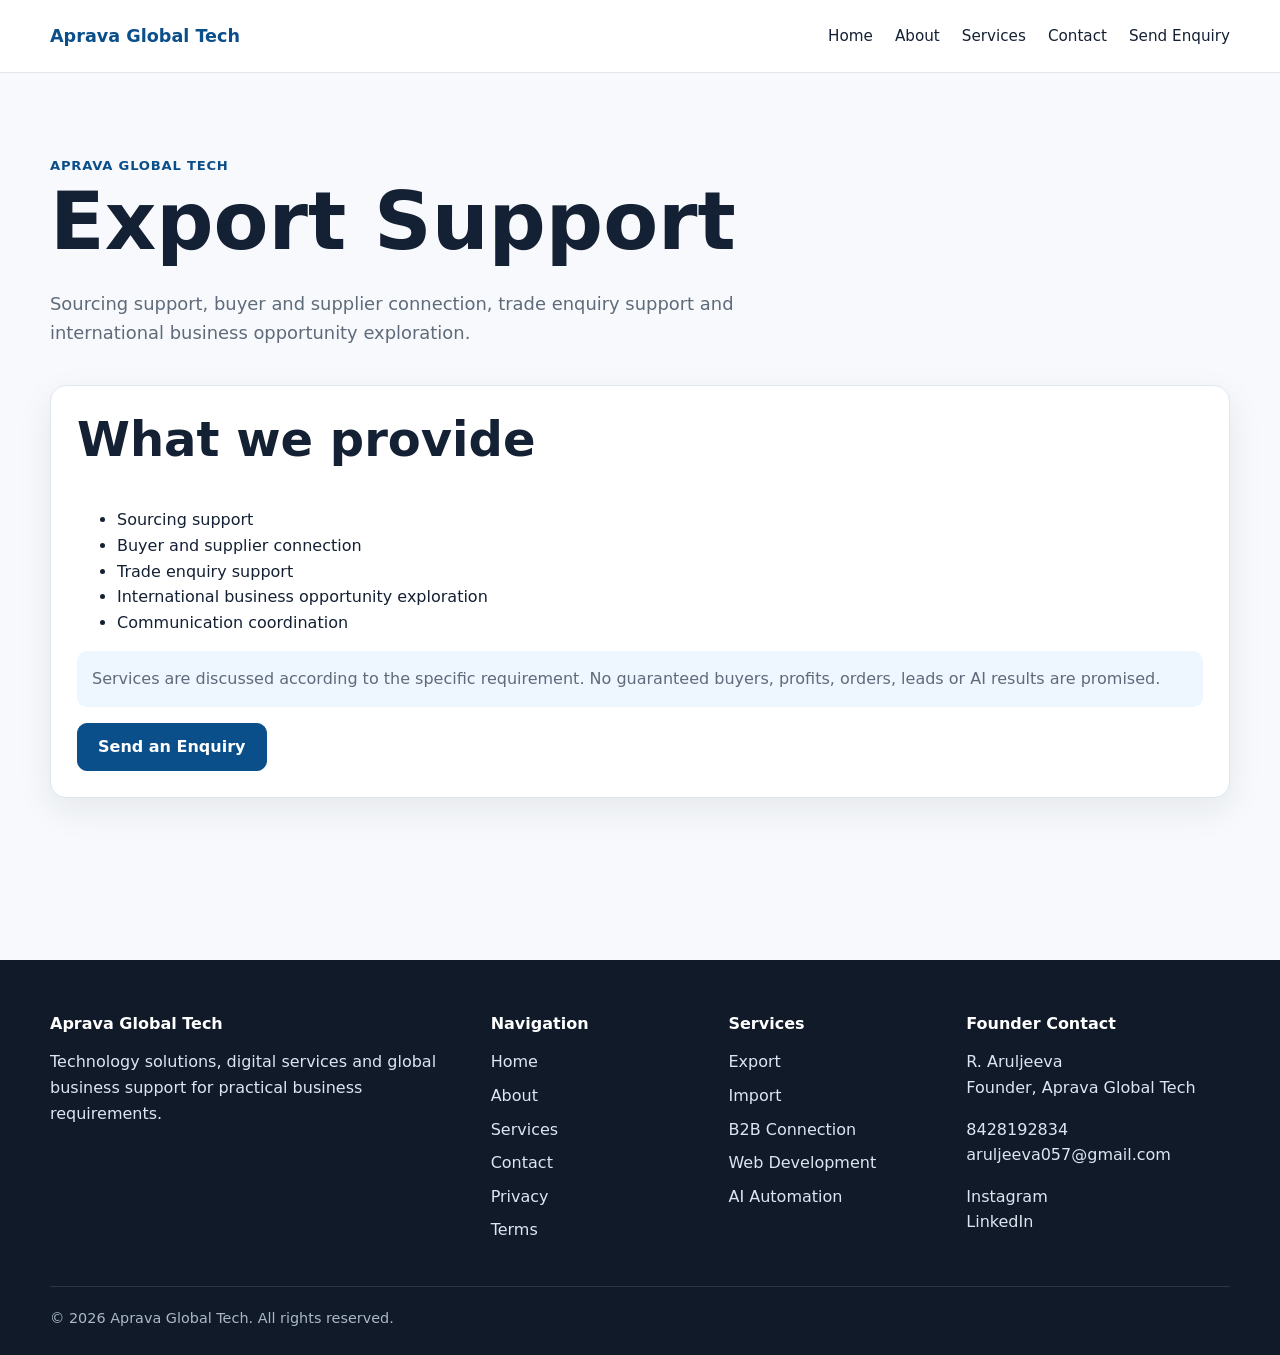
<file: frontend/export.html>
<!DOCTYPE html>
<html lang="en">
<head>
  <meta charset="UTF-8">
  <meta name="viewport" content="width=device-width, initial-scale=1.0">
  <title>Export Support | Aprava Global Tech</title>
  <meta name="description" content="Sourcing support, buyer and supplier connection, trade enquiry support and international business opportunity exploration.">
  <link rel="stylesheet" href="css/style.css">
  <link rel="stylesheet" href="css/responsive.css">
</head>
<body>

<header class="site-header">
  <div class="container navbar">
    <a class="brand" href="index.html">Aprava Global Tech</a>
    <button class="menu-button" aria-label="Open navigation" aria-expanded="false">☰</button>
    <nav class="nav-links" aria-label="Main navigation">
      <a href="index.html">Home</a>
      <a href="about.html">About</a>
      <a href="services.html">Services</a>
      <a href="contact.html">Contact</a>
      <a href="enquiry.html">Send Enquiry</a>
    </nav>
  </div>
</header>

<main>

<section class="section">
  <div class="container">
    <div class="section-heading">
      <div class="eyebrow">Aprava Global Tech</div>
      <h1>Export Support</h1>
      <p class="lead">Sourcing support, buyer and supplier connection, trade enquiry support and international business opportunity exploration.</p>
    </div>
    <div class="card">
      <h2>What we provide</h2>
      <ul>
        <li>Sourcing support</li><li>Buyer and supplier connection</li><li>Trade enquiry support</li><li>International business opportunity exploration</li><li>Communication coordination</li>
      </ul>
      <p class="notice">Services are discussed according to the specific requirement. No guaranteed buyers, profits, orders, leads or AI results are promised.</p>
      <a class="button primary" href="enquiry.html">Send an Enquiry</a>
    </div>
  </div>
</section>

</main>

<footer class="site-footer">
  <div class="container footer-grid">
    <div>
      <h3>Aprava Global Tech</h3>
      <p>Technology solutions, digital services and global business support for practical business requirements.</p>
    </div>
    <div>
      <h3>Navigation</h3>
      <ul>
        <li><a href="index.html">Home</a></li>
        <li><a href="about.html">About</a></li>
        <li><a href="services.html">Services</a></li>
        <li><a href="contact.html">Contact</a></li>
        <li><a href="privacy.html">Privacy</a></li>
        <li><a href="terms.html">Terms</a></li>
      </ul>
    </div>
    <div>
      <h3>Services</h3>
      <ul>
        <li><a href="export.html">Export</a></li>
        <li><a href="import.html">Import</a></li>
        <li><a href="b2b-connection.html">B2B Connection</a></li>
        <li><a href="web-development.html">Web Development</a></li>
        <li><a href="ai-automation.html">AI Automation</a></li>
      </ul>
    </div>
    <div>
      <h3>Founder Contact</h3>
      <p>R. Aruljeeva<br>Founder, Aprava Global Tech</p>
      <p><a href="tel:+918428192834">8428192834</a><br>
      <a href="mailto:aruljeeva057@gmail.com">aruljeeva057@gmail.com</a></p>
      <p><a href="https://www.instagram.com/arul_otzz/" target="_blank" rel="noopener">Instagram</a><br>
      <a href="https://www.linkedin.com/feed/foryou/" target="_blank" rel="noopener">LinkedIn</a></p>
    </div>
  </div>
  <div class="container copyright">
    © <span data-year></span> Aprava Global Tech. All rights reserved.
  </div>
</footer>

<script src="js/main.js"></script>

</body>
</html>
</file>
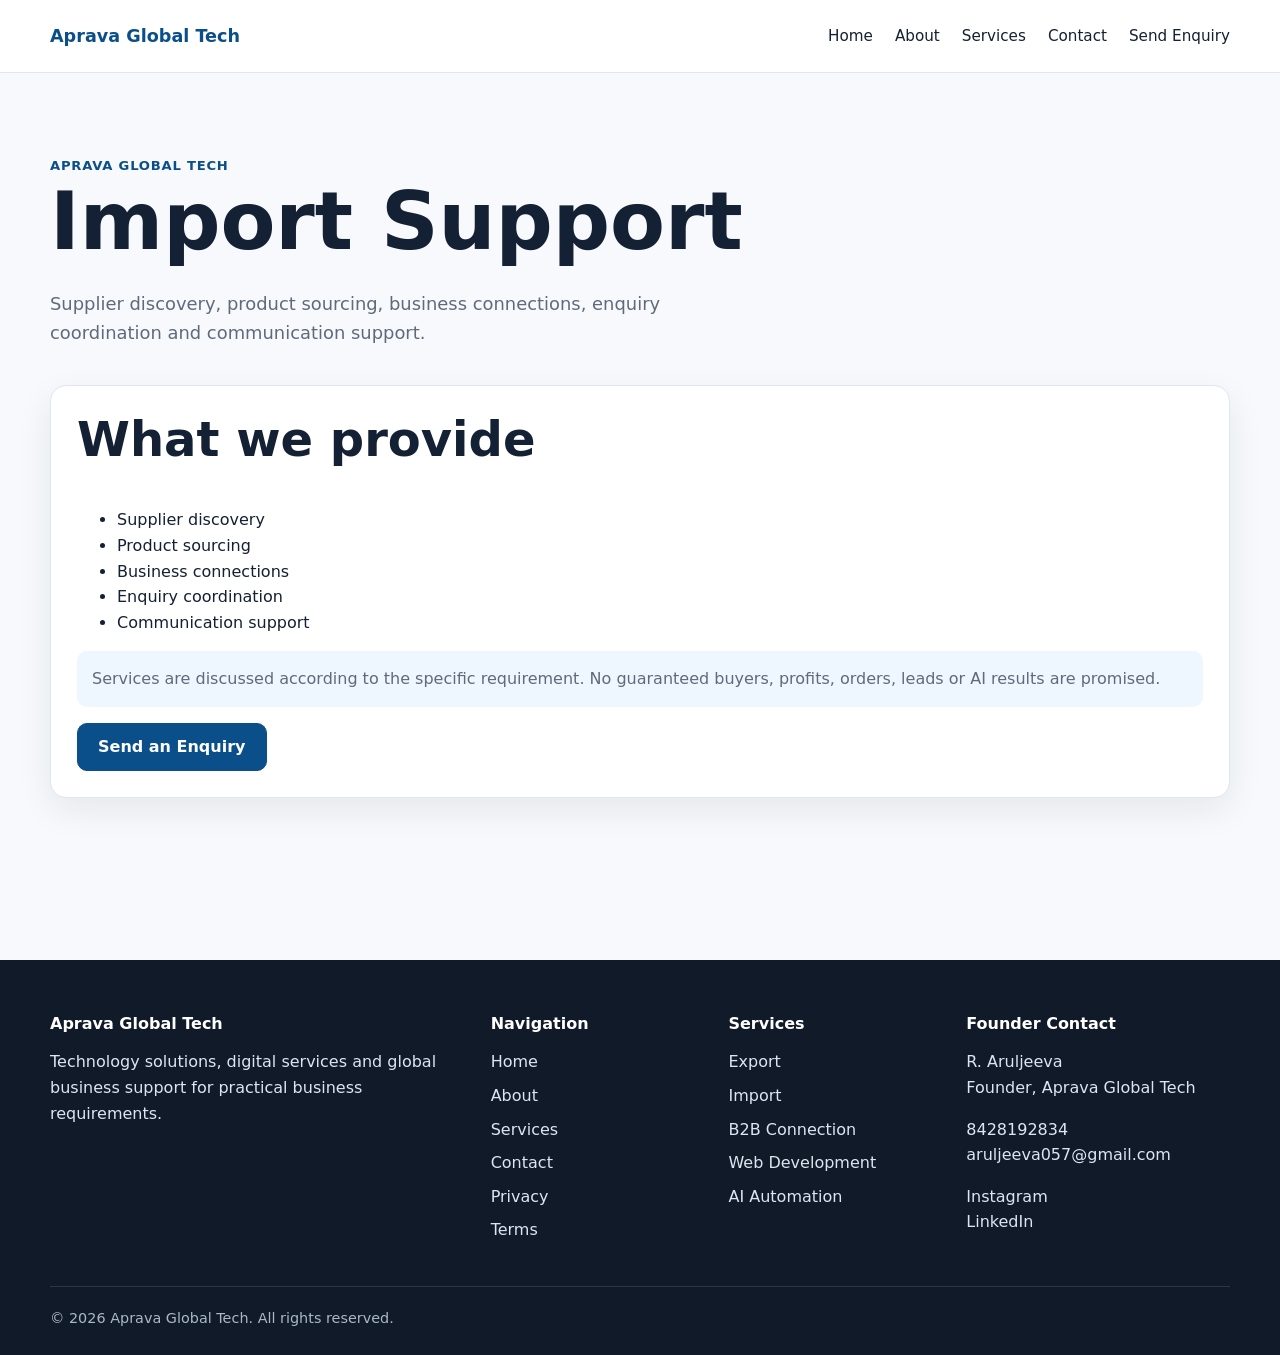
<file: frontend/import.html>
<!DOCTYPE html>
<html lang="en">
<head>
  <meta charset="UTF-8">
  <meta name="viewport" content="width=device-width, initial-scale=1.0">
  <title>Import Support | Aprava Global Tech</title>
  <meta name="description" content="Supplier discovery, product sourcing, business connections, enquiry coordination and communication support.">
  <link rel="stylesheet" href="css/style.css">
  <link rel="stylesheet" href="css/responsive.css">
</head>
<body>

<header class="site-header">
  <div class="container navbar">
    <a class="brand" href="index.html">Aprava Global Tech</a>
    <button class="menu-button" aria-label="Open navigation" aria-expanded="false">☰</button>
    <nav class="nav-links" aria-label="Main navigation">
      <a href="index.html">Home</a>
      <a href="about.html">About</a>
      <a href="services.html">Services</a>
      <a href="contact.html">Contact</a>
      <a href="enquiry.html">Send Enquiry</a>
    </nav>
  </div>
</header>

<main>

<section class="section">
  <div class="container">
    <div class="section-heading">
      <div class="eyebrow">Aprava Global Tech</div>
      <h1>Import Support</h1>
      <p class="lead">Supplier discovery, product sourcing, business connections, enquiry coordination and communication support.</p>
    </div>
    <div class="card">
      <h2>What we provide</h2>
      <ul>
        <li>Supplier discovery</li><li>Product sourcing</li><li>Business connections</li><li>Enquiry coordination</li><li>Communication support</li>
      </ul>
      <p class="notice">Services are discussed according to the specific requirement. No guaranteed buyers, profits, orders, leads or AI results are promised.</p>
      <a class="button primary" href="enquiry.html">Send an Enquiry</a>
    </div>
  </div>
</section>

</main>

<footer class="site-footer">
  <div class="container footer-grid">
    <div>
      <h3>Aprava Global Tech</h3>
      <p>Technology solutions, digital services and global business support for practical business requirements.</p>
    </div>
    <div>
      <h3>Navigation</h3>
      <ul>
        <li><a href="index.html">Home</a></li>
        <li><a href="about.html">About</a></li>
        <li><a href="services.html">Services</a></li>
        <li><a href="contact.html">Contact</a></li>
        <li><a href="privacy.html">Privacy</a></li>
        <li><a href="terms.html">Terms</a></li>
      </ul>
    </div>
    <div>
      <h3>Services</h3>
      <ul>
        <li><a href="export.html">Export</a></li>
        <li><a href="import.html">Import</a></li>
        <li><a href="b2b-connection.html">B2B Connection</a></li>
        <li><a href="web-development.html">Web Development</a></li>
        <li><a href="ai-automation.html">AI Automation</a></li>
      </ul>
    </div>
    <div>
      <h3>Founder Contact</h3>
      <p>R. Aruljeeva<br>Founder, Aprava Global Tech</p>
      <p><a href="tel:+918428192834">8428192834</a><br>
      <a href="mailto:aruljeeva057@gmail.com">aruljeeva057@gmail.com</a></p>
      <p><a href="https://www.instagram.com/arul_otzz/" target="_blank" rel="noopener">Instagram</a><br>
      <a href="https://www.linkedin.com/feed/foryou/" target="_blank" rel="noopener">LinkedIn</a></p>
    </div>
  </div>
  <div class="container copyright">
    © <span data-year></span> Aprava Global Tech. All rights reserved.
  </div>
</footer>

<script src="js/main.js"></script>

</body>
</html>
</file>
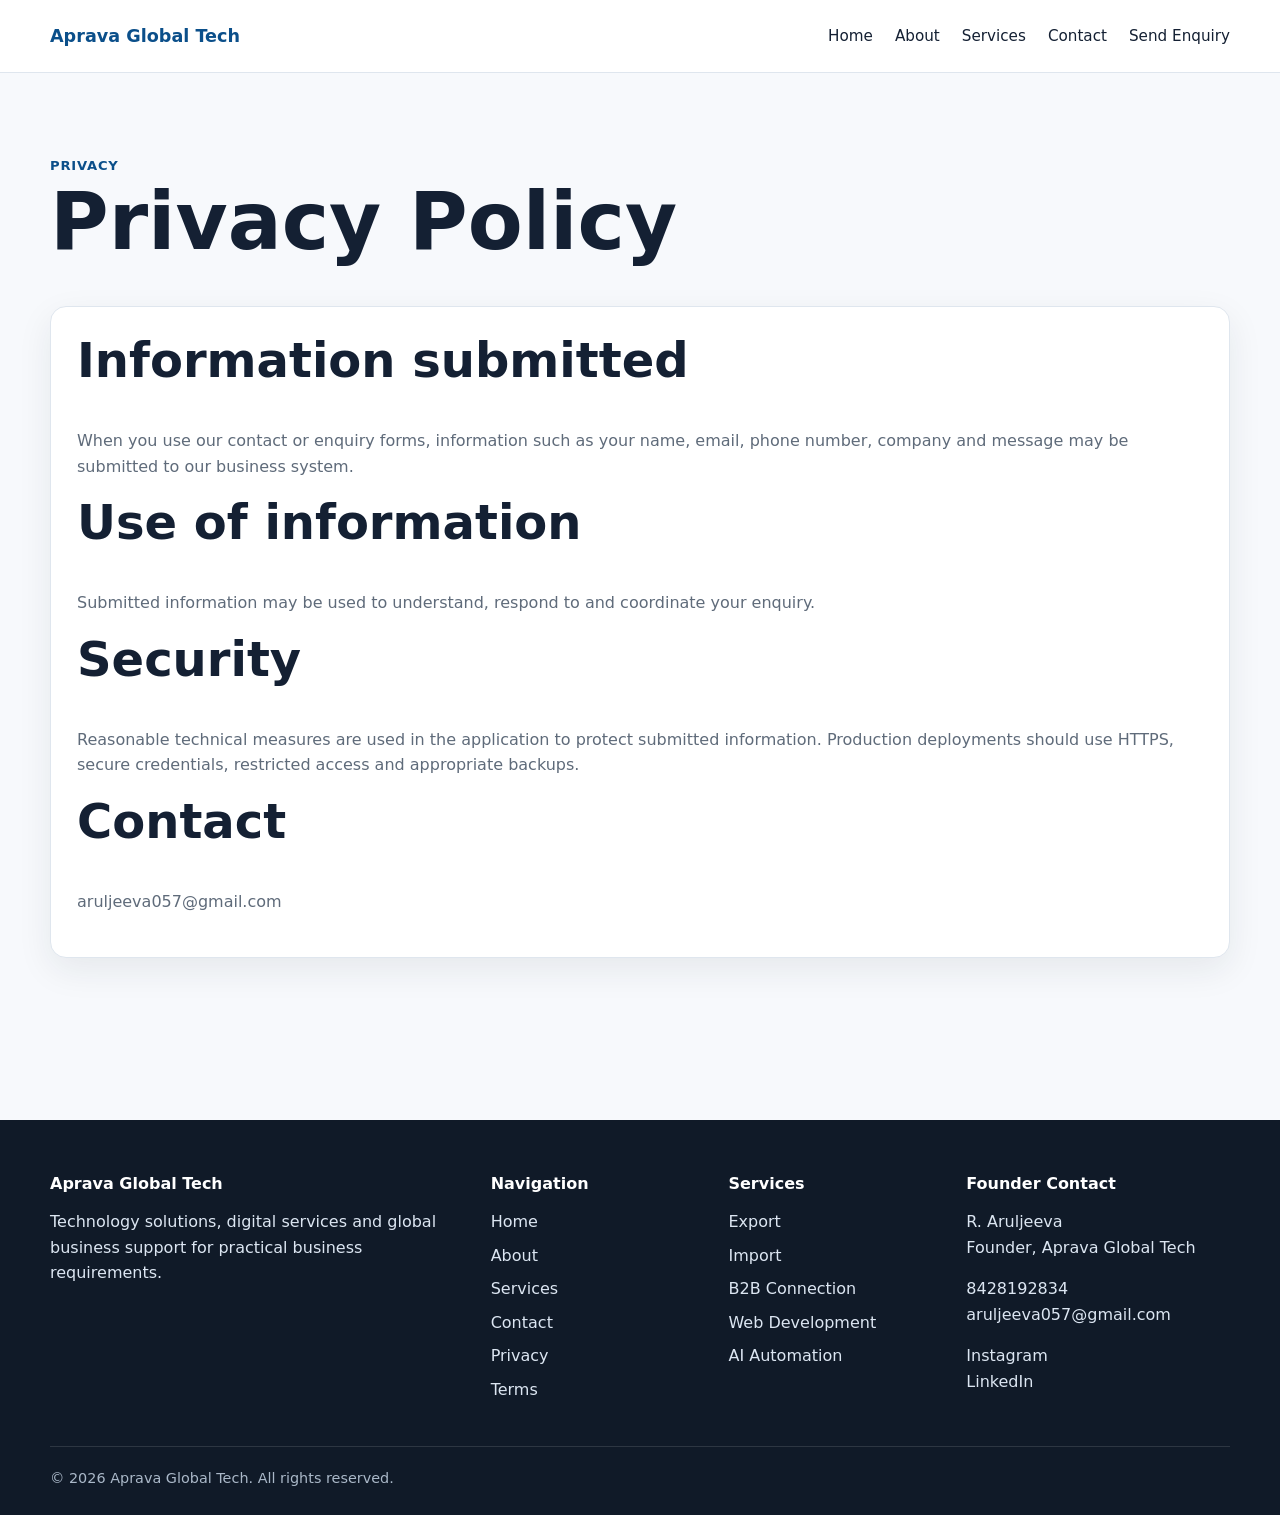
<file: frontend/privacy.html>
<!DOCTYPE html>
<html lang="en">
<head>
  <meta charset="UTF-8">
  <meta name="viewport" content="width=device-width, initial-scale=1.0">
  <title>Privacy Policy | Aprava Global Tech</title>
  <meta name="description" content="Basic privacy information for Aprava Global Tech.">
  <link rel="stylesheet" href="css/style.css">
  <link rel="stylesheet" href="css/responsive.css">
</head>
<body>

<header class="site-header">
  <div class="container navbar">
    <a class="brand" href="index.html">Aprava Global Tech</a>
    <button class="menu-button" aria-label="Open navigation" aria-expanded="false">☰</button>
    <nav class="nav-links" aria-label="Main navigation">
      <a href="index.html">Home</a>
      <a href="about.html">About</a>
      <a href="services.html">Services</a>
      <a href="contact.html">Contact</a>
      <a href="enquiry.html">Send Enquiry</a>
    </nav>
  </div>
</header>

<main>

<section class="section">
  <div class="container">
    <div class="section-heading"><div class="eyebrow">Privacy</div><h1>Privacy Policy</h1></div>
    <div class="card">
      <h2>Information submitted</h2>
      <p>When you use our contact or enquiry forms, information such as your name, email, phone number, company and message may be submitted to our business system.</p>
      <h2>Use of information</h2>
      <p>Submitted information may be used to understand, respond to and coordinate your enquiry.</p>
      <h2>Security</h2>
      <p>Reasonable technical measures are used in the application to protect submitted information. Production deployments should use HTTPS, secure credentials, restricted access and appropriate backups.</p>
      <h2>Contact</h2>
      <p><a href="mailto:aruljeeva057@gmail.com">aruljeeva057@gmail.com</a></p>
    </div>
  </div>
</section>

</main>

<footer class="site-footer">
  <div class="container footer-grid">
    <div>
      <h3>Aprava Global Tech</h3>
      <p>Technology solutions, digital services and global business support for practical business requirements.</p>
    </div>
    <div>
      <h3>Navigation</h3>
      <ul>
        <li><a href="index.html">Home</a></li>
        <li><a href="about.html">About</a></li>
        <li><a href="services.html">Services</a></li>
        <li><a href="contact.html">Contact</a></li>
        <li><a href="privacy.html">Privacy</a></li>
        <li><a href="terms.html">Terms</a></li>
      </ul>
    </div>
    <div>
      <h3>Services</h3>
      <ul>
        <li><a href="export.html">Export</a></li>
        <li><a href="import.html">Import</a></li>
        <li><a href="b2b-connection.html">B2B Connection</a></li>
        <li><a href="web-development.html">Web Development</a></li>
        <li><a href="ai-automation.html">AI Automation</a></li>
      </ul>
    </div>
    <div>
      <h3>Founder Contact</h3>
      <p>R. Aruljeeva<br>Founder, Aprava Global Tech</p>
      <p><a href="tel:+918428192834">8428192834</a><br>
      <a href="mailto:aruljeeva057@gmail.com">aruljeeva057@gmail.com</a></p>
      <p><a href="https://www.instagram.com/arul_otzz/" target="_blank" rel="noopener">Instagram</a><br>
      <a href="https://www.linkedin.com/feed/foryou/" target="_blank" rel="noopener">LinkedIn</a></p>
    </div>
  </div>
  <div class="container copyright">
    © <span data-year></span> Aprava Global Tech. All rights reserved.
  </div>
</footer>

<script src="js/main.js"></script>

</body>
</html>
</file>
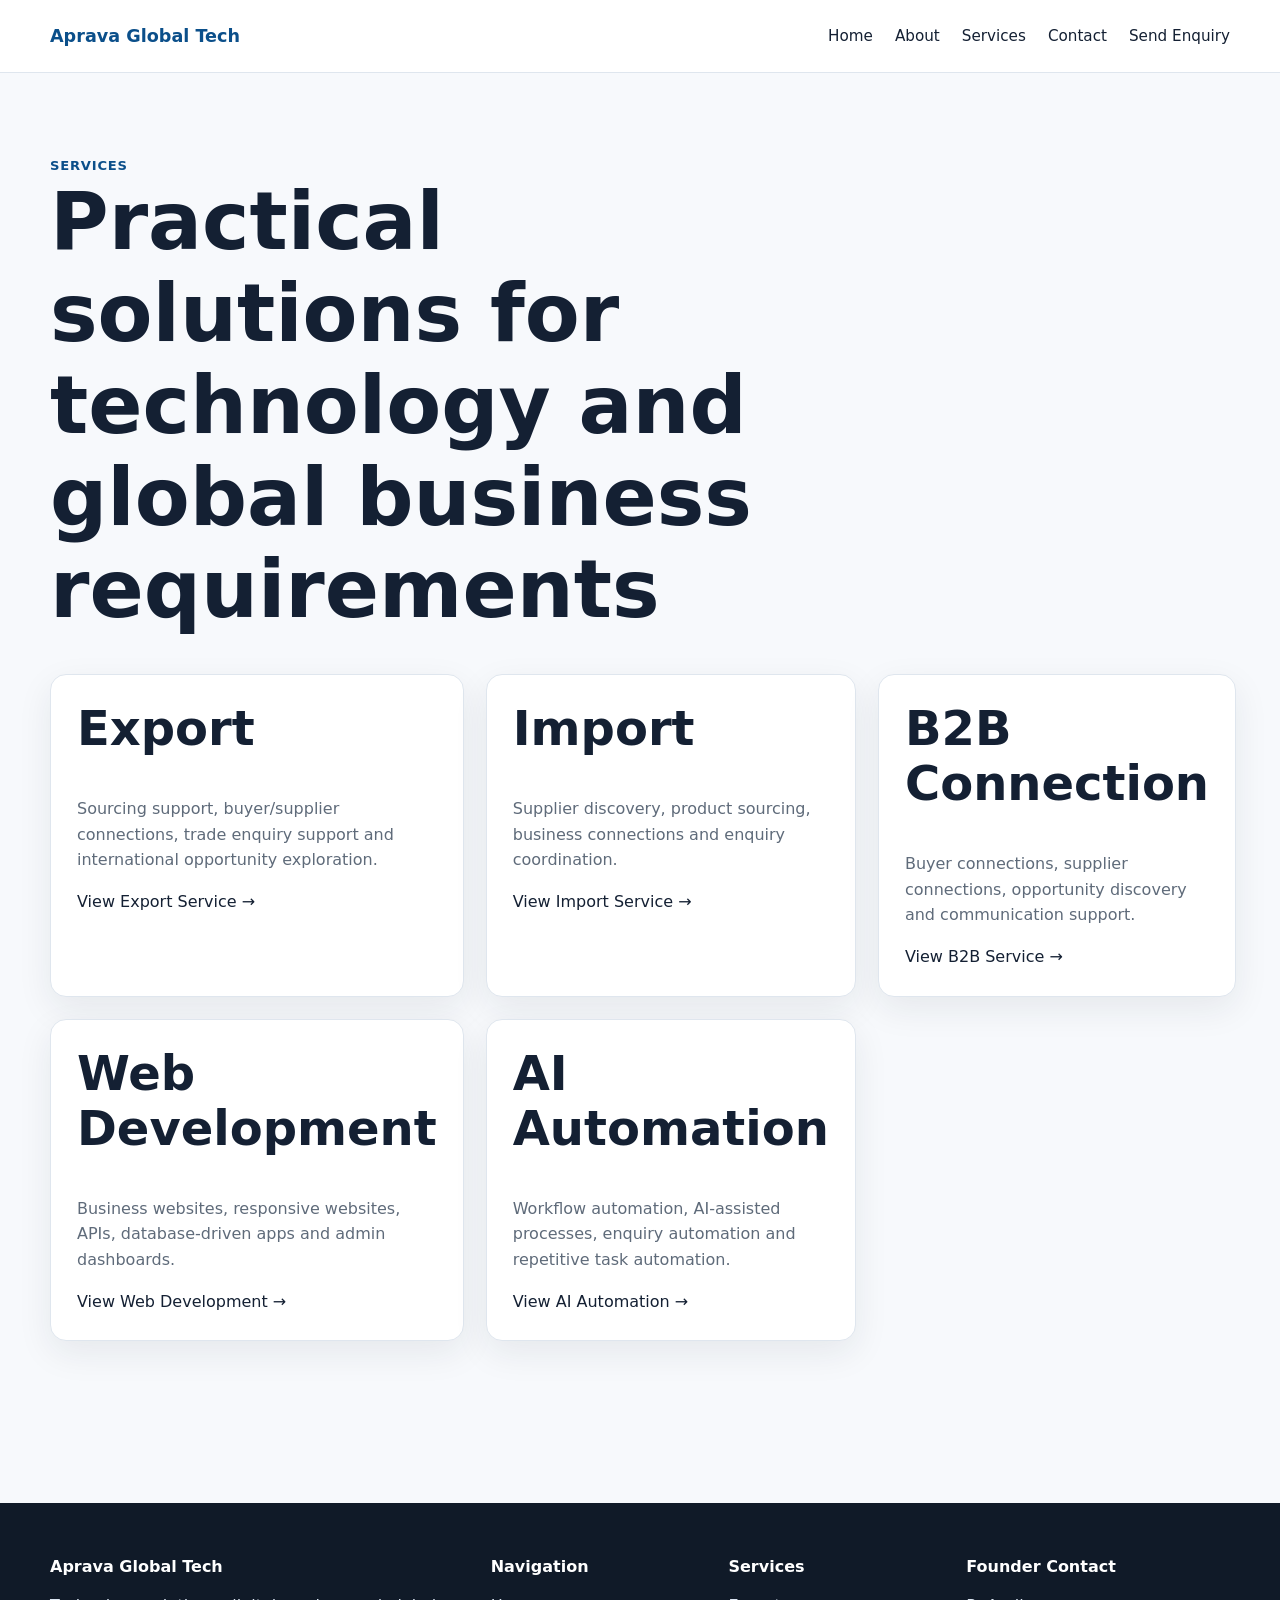
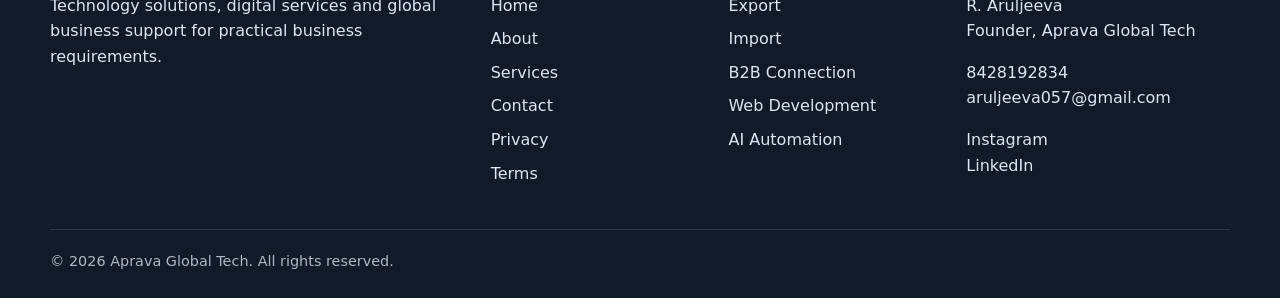
<file: frontend/services.html>
<!DOCTYPE html>
<html lang="en">
<head>
  <meta charset="UTF-8">
  <meta name="viewport" content="width=device-width, initial-scale=1.0">
  <title>Services | Aprava Global Tech</title>
  <meta name="description" content="Explore Aprava Global Tech services: Export, Import, B2B Connection, Web Development and AI Automation.">
  <link rel="stylesheet" href="css/style.css">
  <link rel="stylesheet" href="css/responsive.css">
</head>
<body>

<header class="site-header">
  <div class="container navbar">
    <a class="brand" href="index.html">Aprava Global Tech</a>
    <button class="menu-button" aria-label="Open navigation" aria-expanded="false">☰</button>
    <nav class="nav-links" aria-label="Main navigation">
      <a href="index.html">Home</a>
      <a href="about.html">About</a>
      <a href="services.html">Services</a>
      <a href="contact.html">Contact</a>
      <a href="enquiry.html">Send Enquiry</a>
    </nav>
  </div>
</header>

<main>

<section class="section">
  <div class="container">
    <div class="section-heading">
      <div class="eyebrow">Services</div>
      <h1>Practical solutions for technology and global business requirements</h1>
    </div>
    <div class="grid">
      <article class="card"><h2>Export</h2><p>Sourcing support, buyer/supplier connections, trade enquiry support and international opportunity exploration.</p><a href="export.html">View Export Service →</a></article>
      <article class="card"><h2>Import</h2><p>Supplier discovery, product sourcing, business connections and enquiry coordination.</p><a href="import.html">View Import Service →</a></article>
      <article class="card"><h2>B2B Connection</h2><p>Buyer connections, supplier connections, opportunity discovery and communication support.</p><a href="b2b-connection.html">View B2B Service →</a></article>
      <article class="card"><h2>Web Development</h2><p>Business websites, responsive websites, APIs, database-driven apps and admin dashboards.</p><a href="web-development.html">View Web Development →</a></article>
      <article class="card"><h2>AI Automation</h2><p>Workflow automation, AI-assisted processes, enquiry automation and repetitive task automation.</p><a href="ai-automation.html">View AI Automation →</a></article>
    </div>
  </div>
</section>

</main>

<footer class="site-footer">
  <div class="container footer-grid">
    <div>
      <h3>Aprava Global Tech</h3>
      <p>Technology solutions, digital services and global business support for practical business requirements.</p>
    </div>
    <div>
      <h3>Navigation</h3>
      <ul>
        <li><a href="index.html">Home</a></li>
        <li><a href="about.html">About</a></li>
        <li><a href="services.html">Services</a></li>
        <li><a href="contact.html">Contact</a></li>
        <li><a href="privacy.html">Privacy</a></li>
        <li><a href="terms.html">Terms</a></li>
      </ul>
    </div>
    <div>
      <h3>Services</h3>
      <ul>
        <li><a href="export.html">Export</a></li>
        <li><a href="import.html">Import</a></li>
        <li><a href="b2b-connection.html">B2B Connection</a></li>
        <li><a href="web-development.html">Web Development</a></li>
        <li><a href="ai-automation.html">AI Automation</a></li>
      </ul>
    </div>
    <div>
      <h3>Founder Contact</h3>
      <p>R. Aruljeeva<br>Founder, Aprava Global Tech</p>
      <p><a href="tel:+918428192834">8428192834</a><br>
      <a href="mailto:aruljeeva057@gmail.com">aruljeeva057@gmail.com</a></p>
      <p><a href="https://www.instagram.com/arul_otzz/" target="_blank" rel="noopener">Instagram</a><br>
      <a href="https://www.linkedin.com/feed/foryou/" target="_blank" rel="noopener">LinkedIn</a></p>
    </div>
  </div>
  <div class="container copyright">
    © <span data-year></span> Aprava Global Tech. All rights reserved.
  </div>
</footer>

<script src="js/main.js"></script>

</body>
</html>
</file>
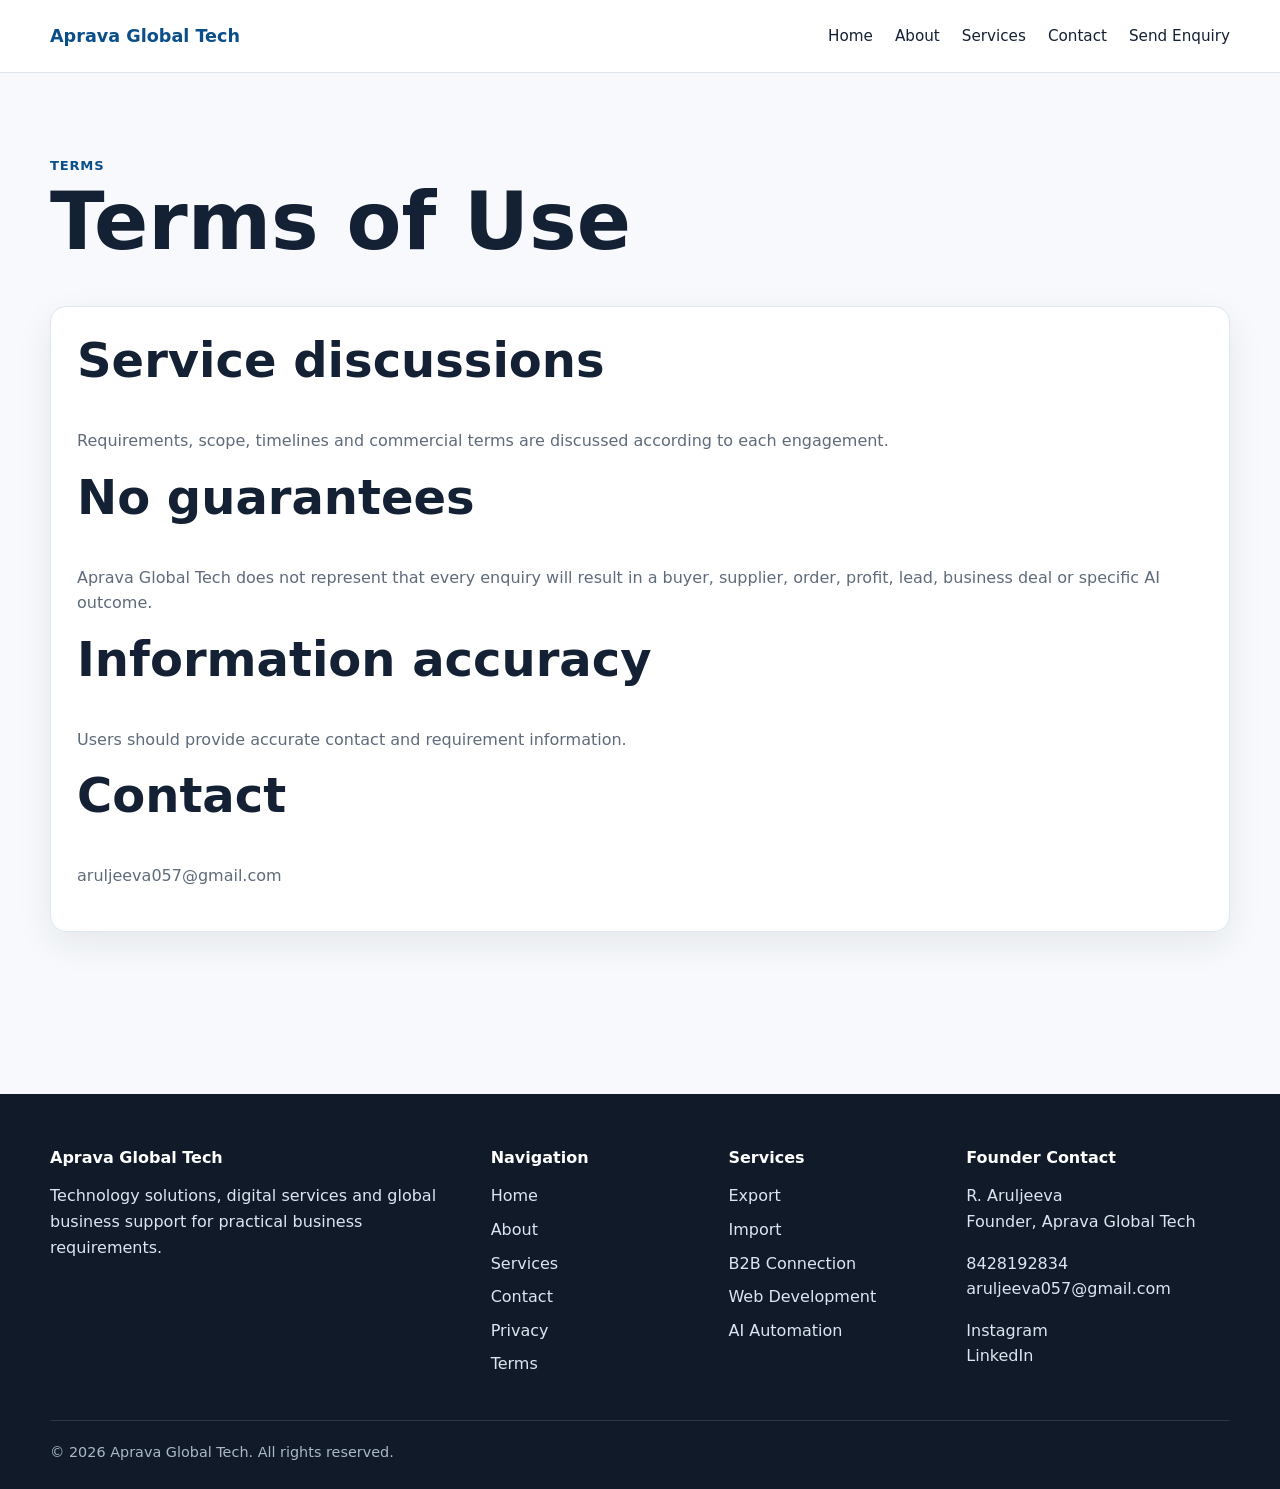
<file: frontend/terms.html>
<!DOCTYPE html>
<html lang="en">
<head>
  <meta charset="UTF-8">
  <meta name="viewport" content="width=device-width, initial-scale=1.0">
  <title>Terms | Aprava Global Tech</title>
  <meta name="description" content="Basic terms information for Aprava Global Tech.">
  <link rel="stylesheet" href="css/style.css">
  <link rel="stylesheet" href="css/responsive.css">
</head>
<body>

<header class="site-header">
  <div class="container navbar">
    <a class="brand" href="index.html">Aprava Global Tech</a>
    <button class="menu-button" aria-label="Open navigation" aria-expanded="false">☰</button>
    <nav class="nav-links" aria-label="Main navigation">
      <a href="index.html">Home</a>
      <a href="about.html">About</a>
      <a href="services.html">Services</a>
      <a href="contact.html">Contact</a>
      <a href="enquiry.html">Send Enquiry</a>
    </nav>
  </div>
</header>

<main>

<section class="section">
  <div class="container">
    <div class="section-heading"><div class="eyebrow">Terms</div><h1>Terms of Use</h1></div>
    <div class="card">
      <h2>Service discussions</h2>
      <p>Requirements, scope, timelines and commercial terms are discussed according to each engagement.</p>
      <h2>No guarantees</h2>
      <p>Aprava Global Tech does not represent that every enquiry will result in a buyer, supplier, order, profit, lead, business deal or specific AI outcome.</p>
      <h2>Information accuracy</h2>
      <p>Users should provide accurate contact and requirement information.</p>
      <h2>Contact</h2>
      <p><a href="mailto:aruljeeva057@gmail.com">aruljeeva057@gmail.com</a></p>
    </div>
  </div>
</section>

</main>

<footer class="site-footer">
  <div class="container footer-grid">
    <div>
      <h3>Aprava Global Tech</h3>
      <p>Technology solutions, digital services and global business support for practical business requirements.</p>
    </div>
    <div>
      <h3>Navigation</h3>
      <ul>
        <li><a href="index.html">Home</a></li>
        <li><a href="about.html">About</a></li>
        <li><a href="services.html">Services</a></li>
        <li><a href="contact.html">Contact</a></li>
        <li><a href="privacy.html">Privacy</a></li>
        <li><a href="terms.html">Terms</a></li>
      </ul>
    </div>
    <div>
      <h3>Services</h3>
      <ul>
        <li><a href="export.html">Export</a></li>
        <li><a href="import.html">Import</a></li>
        <li><a href="b2b-connection.html">B2B Connection</a></li>
        <li><a href="web-development.html">Web Development</a></li>
        <li><a href="ai-automation.html">AI Automation</a></li>
      </ul>
    </div>
    <div>
      <h3>Founder Contact</h3>
      <p>R. Aruljeeva<br>Founder, Aprava Global Tech</p>
      <p><a href="tel:+918428192834">8428192834</a><br>
      <a href="mailto:aruljeeva057@gmail.com">aruljeeva057@gmail.com</a></p>
      <p><a href="https://www.instagram.com/arul_otzz/" target="_blank" rel="noopener">Instagram</a><br>
      <a href="https://www.linkedin.com/feed/foryou/" target="_blank" rel="noopener">LinkedIn</a></p>
    </div>
  </div>
  <div class="container copyright">
    © <span data-year></span> Aprava Global Tech. All rights reserved.
  </div>
</footer>

<script src="js/main.js"></script>

</body>
</html>
</file>
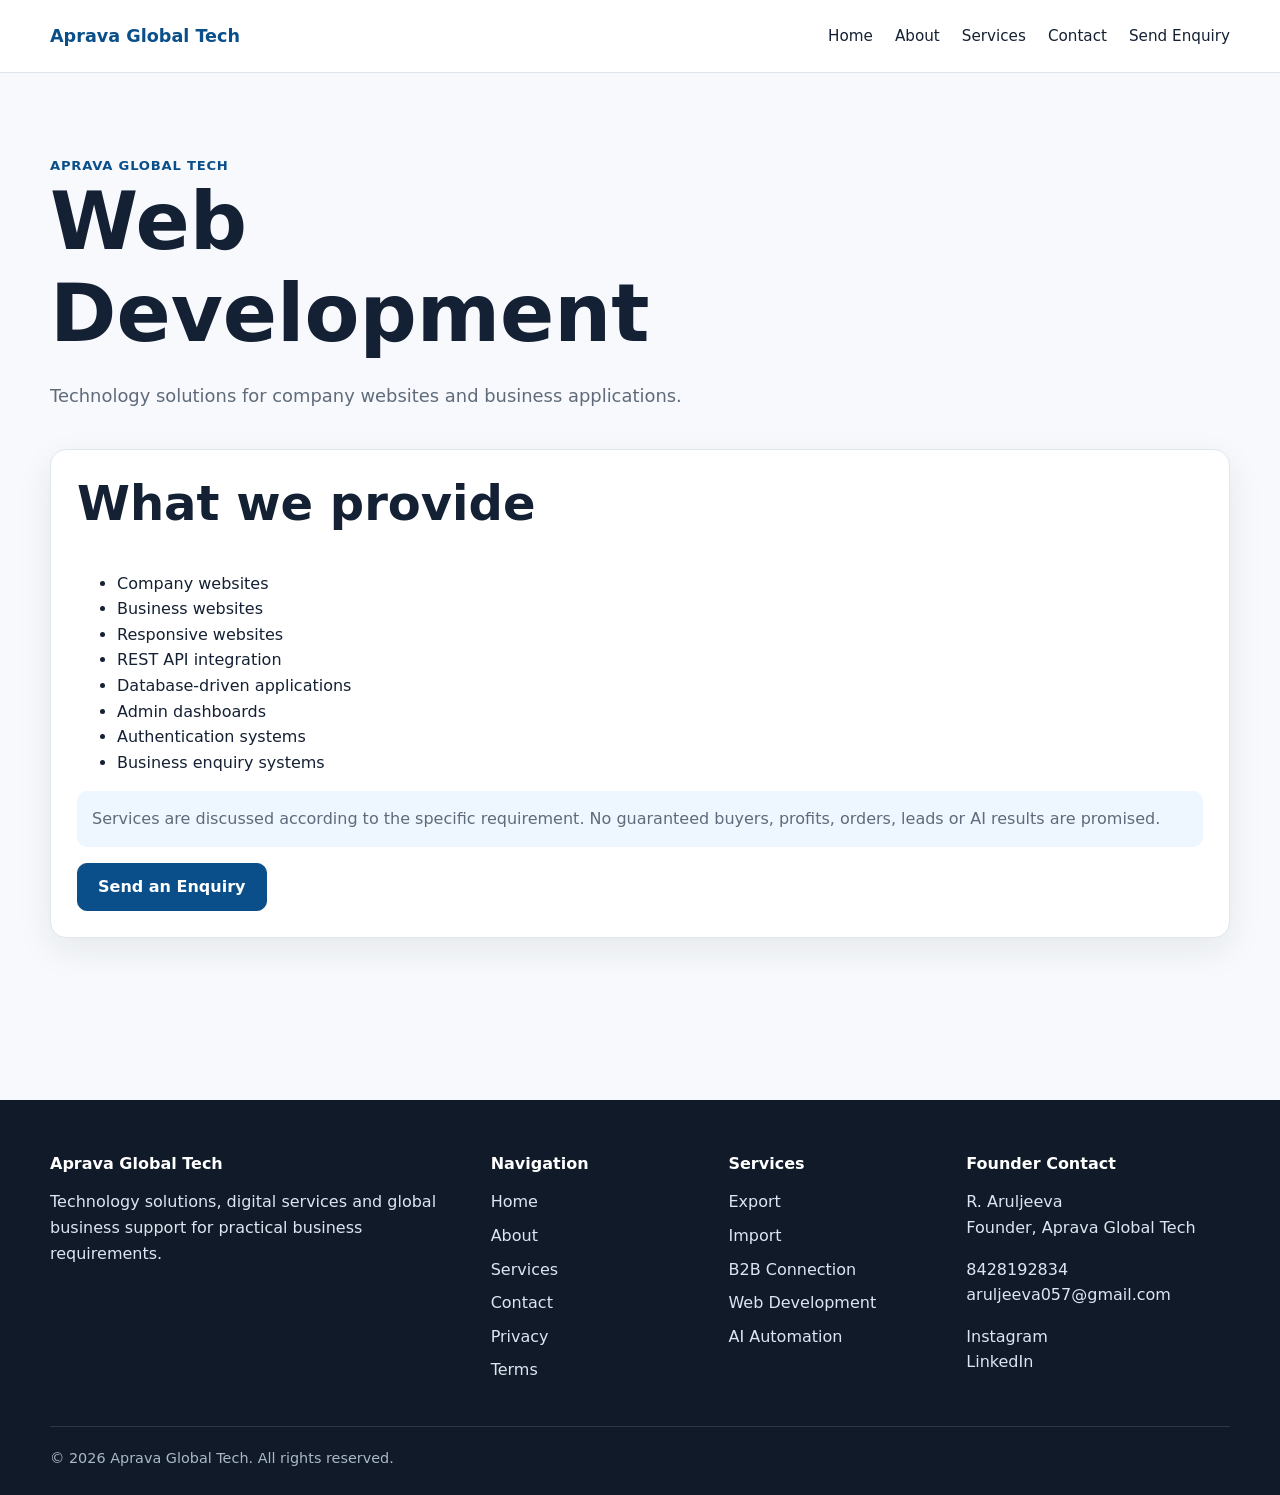
<file: frontend/web-development.html>
<!DOCTYPE html>
<html lang="en">
<head>
  <meta charset="UTF-8">
  <meta name="viewport" content="width=device-width, initial-scale=1.0">
  <title>Web Development | Aprava Global Tech</title>
  <meta name="description" content="Technology solutions for company websites and business applications.">
  <link rel="stylesheet" href="css/style.css">
  <link rel="stylesheet" href="css/responsive.css">
</head>
<body>

<header class="site-header">
  <div class="container navbar">
    <a class="brand" href="index.html">Aprava Global Tech</a>
    <button class="menu-button" aria-label="Open navigation" aria-expanded="false">☰</button>
    <nav class="nav-links" aria-label="Main navigation">
      <a href="index.html">Home</a>
      <a href="about.html">About</a>
      <a href="services.html">Services</a>
      <a href="contact.html">Contact</a>
      <a href="enquiry.html">Send Enquiry</a>
    </nav>
  </div>
</header>

<main>

<section class="section">
  <div class="container">
    <div class="section-heading">
      <div class="eyebrow">Aprava Global Tech</div>
      <h1>Web Development</h1>
      <p class="lead">Technology solutions for company websites and business applications.</p>
    </div>
    <div class="card">
      <h2>What we provide</h2>
      <ul>
        <li>Company websites</li><li>Business websites</li><li>Responsive websites</li><li>REST API integration</li><li>Database-driven applications</li><li>Admin dashboards</li><li>Authentication systems</li><li>Business enquiry systems</li>
      </ul>
      <p class="notice">Services are discussed according to the specific requirement. No guaranteed buyers, profits, orders, leads or AI results are promised.</p>
      <a class="button primary" href="enquiry.html">Send an Enquiry</a>
    </div>
  </div>
</section>

</main>

<footer class="site-footer">
  <div class="container footer-grid">
    <div>
      <h3>Aprava Global Tech</h3>
      <p>Technology solutions, digital services and global business support for practical business requirements.</p>
    </div>
    <div>
      <h3>Navigation</h3>
      <ul>
        <li><a href="index.html">Home</a></li>
        <li><a href="about.html">About</a></li>
        <li><a href="services.html">Services</a></li>
        <li><a href="contact.html">Contact</a></li>
        <li><a href="privacy.html">Privacy</a></li>
        <li><a href="terms.html">Terms</a></li>
      </ul>
    </div>
    <div>
      <h3>Services</h3>
      <ul>
        <li><a href="export.html">Export</a></li>
        <li><a href="import.html">Import</a></li>
        <li><a href="b2b-connection.html">B2B Connection</a></li>
        <li><a href="web-development.html">Web Development</a></li>
        <li><a href="ai-automation.html">AI Automation</a></li>
      </ul>
    </div>
    <div>
      <h3>Founder Contact</h3>
      <p>R. Aruljeeva<br>Founder, Aprava Global Tech</p>
      <p><a href="tel:+918428192834">8428192834</a><br>
      <a href="mailto:aruljeeva057@gmail.com">aruljeeva057@gmail.com</a></p>
      <p><a href="https://www.instagram.com/arul_otzz/" target="_blank" rel="noopener">Instagram</a><br>
      <a href="https://www.linkedin.com/feed/foryou/" target="_blank" rel="noopener">LinkedIn</a></p>
    </div>
  </div>
  <div class="container copyright">
    © <span data-year></span> Aprava Global Tech. All rights reserved.
  </div>
</footer>

<script src="js/main.js"></script>

</body>
</html>
</file>
<file: frontend/css/style.css>
:root {
    --bg: #f7f9fc;
    --surface: #ffffff;
    --text: #142033;
    --muted: #5f6b7a;
    --primary: #0b4f8a;
    --primary-dark: #083b68;
    --border: #dfe6ee;
    --radius: 16px;
    --shadow: 0 12px 35px rgba(20, 32, 51, .08);
    --max: 1180px;
}

* { box-sizing: border-box; }

html { scroll-behavior: smooth; }

body {
    margin: 0;
    font-family: Inter, system-ui, -apple-system, BlinkMacSystemFont, "Segoe UI", sans-serif;
    color: var(--text);
    background: var(--bg);
    line-height: 1.6;
}

a { color: inherit; text-decoration: none; }

img { max-width: 100%; display: block; }

.container {
    width: min(var(--max), calc(100% - 32px));
    margin-inline: auto;
}

.site-header {
    background: rgba(255,255,255,.96);
    border-bottom: 1px solid var(--border);
    position: sticky;
    top: 0;
    z-index: 100;
}

.navbar {
    min-height: 72px;
    display: flex;
    align-items: center;
    justify-content: space-between;
    gap: 24px;
}

.brand {
    font-size: 1.1rem;
    font-weight: 800;
    color: var(--primary);
}

.nav-links {
    display: flex;
    align-items: center;
    gap: 22px;
}

.nav-links a {
    font-size: .95rem;
    color: var(--text);
}

.nav-links a:hover,
.nav-links a.active {
    color: var(--primary);
}

.menu-button {
    display: none;
    border: 0;
    background: transparent;
    font-size: 1.5rem;
    cursor: pointer;
}

.hero {
    padding: 110px 0 90px;
    background: linear-gradient(135deg, #eef6ff, #ffffff);
}

.hero-content { max-width: 800px; }

.eyebrow {
    color: var(--primary);
    font-weight: 700;
    letter-spacing: .06em;
    text-transform: uppercase;
    font-size: .82rem;
}

h1, h2, h3 {
    line-height: 1.15;
    margin-top: 0;
}

h1 {
    font-size: clamp(2.5rem, 7vw, 5rem);
    margin-bottom: 22px;
}

h2 { font-size: clamp(2rem, 4vw, 3rem); }

.lead {
    color: var(--muted);
    font-size: 1.12rem;
    max-width: 720px;
}

.actions {
    display: flex;
    gap: 14px;
    flex-wrap: wrap;
    margin-top: 28px;
}

.button {
    display: inline-flex;
    justify-content: center;
    align-items: center;
    min-height: 48px;
    padding: 0 20px;
    border-radius: 10px;
    border: 1px solid var(--primary);
    font-weight: 700;
    cursor: pointer;
}

.button.primary {
    color: white;
    background: var(--primary);
}

.button.primary:hover { background: var(--primary-dark); }

.button.secondary {
    background: white;
    color: var(--primary);
}

.section { padding: 82px 0; }

.section-heading {
    max-width: 720px;
    margin-bottom: 38px;
}

.grid {
    display: grid;
    grid-template-columns: repeat(3, 1fr);
    gap: 22px;
}

.card {
    background: var(--surface);
    border: 1px solid var(--border);
    border-radius: var(--radius);
    padding: 26px;
    box-shadow: var(--shadow);
}

.card p { color: var(--muted); }

.icon {
    font-size: 1.8rem;
    margin-bottom: 16px;
}

.steps {
    display: grid;
    grid-template-columns: repeat(5, 1fr);
    gap: 16px;
}

.step-number {
    color: var(--primary);
    font-weight: 800;
}

.cta {
    background: var(--primary);
    color: white;
    border-radius: var(--radius);
    padding: 44px;
}

.cta p { color: #e8f2ff; }

.form-card {
    max-width: 760px;
    background: white;
    border: 1px solid var(--border);
    border-radius: var(--radius);
    padding: 32px;
    box-shadow: var(--shadow);
}

.form-grid {
    display: grid;
    grid-template-columns: 1fr 1fr;
    gap: 18px;
}

.field {
    display: flex;
    flex-direction: column;
    gap: 7px;
}

.field.full { grid-column: 1 / -1; }

label { font-weight: 700; }

input, textarea, select {
    width: 100%;
    border: 1px solid #cbd5e1;
    border-radius: 9px;
    padding: 12px 14px;
    font: inherit;
    background: white;
}

textarea {
    min-height: 150px;
    resize: vertical;
}

input:focus, textarea:focus, select:focus {
    outline: 3px solid rgba(11,79,138,.14);
    border-color: var(--primary);
}

.form-message {
    margin-top: 16px;
    font-weight: 600;
}

.site-footer {
    margin-top: 80px;
    background: #101a28;
    color: #dce6f2;
    padding: 55px 0 25px;
}

.footer-grid {
    display: grid;
    grid-template-columns: 2fr 1fr 1fr 1.3fr;
    gap: 35px;
}

.site-footer h3 { color: white; font-size: 1rem; }

.site-footer a { color: #dce6f2; }

.site-footer ul {
    padding: 0;
    margin: 0;
    list-style: none;
}

.site-footer li { margin-bottom: 8px; }

.copyright {
    border-top: 1px solid rgba(255,255,255,.12);
    margin-top: 35px;
    padding-top: 20px;
    color: #aab8c8;
    font-size: .9rem;
}

.notice {
    padding: 15px;
    border-radius: 10px;
    background: #eef6ff;
    color: var(--primary-dark);
}

@media (max-width: 850px) {
    .menu-button { display: block; }

    .nav-links {
        display: none;
        position: absolute;
        top: 72px;
        left: 0;
        right: 0;
        padding: 20px;
        background: white;
        border-bottom: 1px solid var(--border);
        flex-direction: column;
        align-items: flex-start;
    }

    .nav-links.open { display: flex; }

    .grid { grid-template-columns: repeat(2, 1fr); }
    .steps { grid-template-columns: repeat(2, 1fr); }
    .footer-grid { grid-template-columns: 1fr 1fr; }
}

@media (max-width: 600px) {
    .container { width: min(var(--max), calc(100% - 22px)); }
    .hero { padding: 75px 0 65px; }
    .section { padding: 60px 0; }
    .grid, .steps, .form-grid, .footer-grid { grid-template-columns: 1fr; }
    .field.full { grid-column: auto; }
    .form-card, .cta { padding: 22px; }
}
</file>
<file: frontend/css/responsive.css>
@media (max-width: 600px) {
    .button { width: 100%; }
    .actions { flex-direction: column; }
}
</file>
<file: frontend/css/admin.css>
.admin-body { background: #f4f7fb; }

.admin-header {
    background: #142033;
    color: white;
    padding: 18px 0;
}

.admin-header-inner {
    display: flex;
    justify-content: space-between;
    align-items: center;
    gap: 15px;
}

.admin-header .button {
    color: white;
    border-color: rgba(255,255,255,.3);
    background: transparent;
}

.stats {
    display: grid;
    grid-template-columns: repeat(5, 1fr);
    gap: 16px;
    margin-bottom: 25px;
}

.stat-card {
    background: white;
    padding: 22px;
    border-radius: 14px;
    border: 1px solid var(--border);
}

.stat-card strong {
    display: block;
    font-size: 1.8rem;
}

.table-wrap {
    background: white;
    border: 1px solid var(--border);
    border-radius: 14px;
    overflow-x: auto;
}

table {
    width: 100%;
    border-collapse: collapse;
    min-width: 900px;
}

th, td {
    padding: 13px;
    border-bottom: 1px solid var(--border);
    text-align: left;
    vertical-align: top;
}

th { background: #f7f9fc; }

.status-select { min-width: 140px; }

.small-button {
    padding: 7px 10px;
    border-radius: 7px;
    border: 1px solid #cbd5e1;
    background: white;
    cursor: pointer;
}

@media (max-width: 800px) {
    .stats { grid-template-columns: repeat(2, 1fr); }
}
</file>
